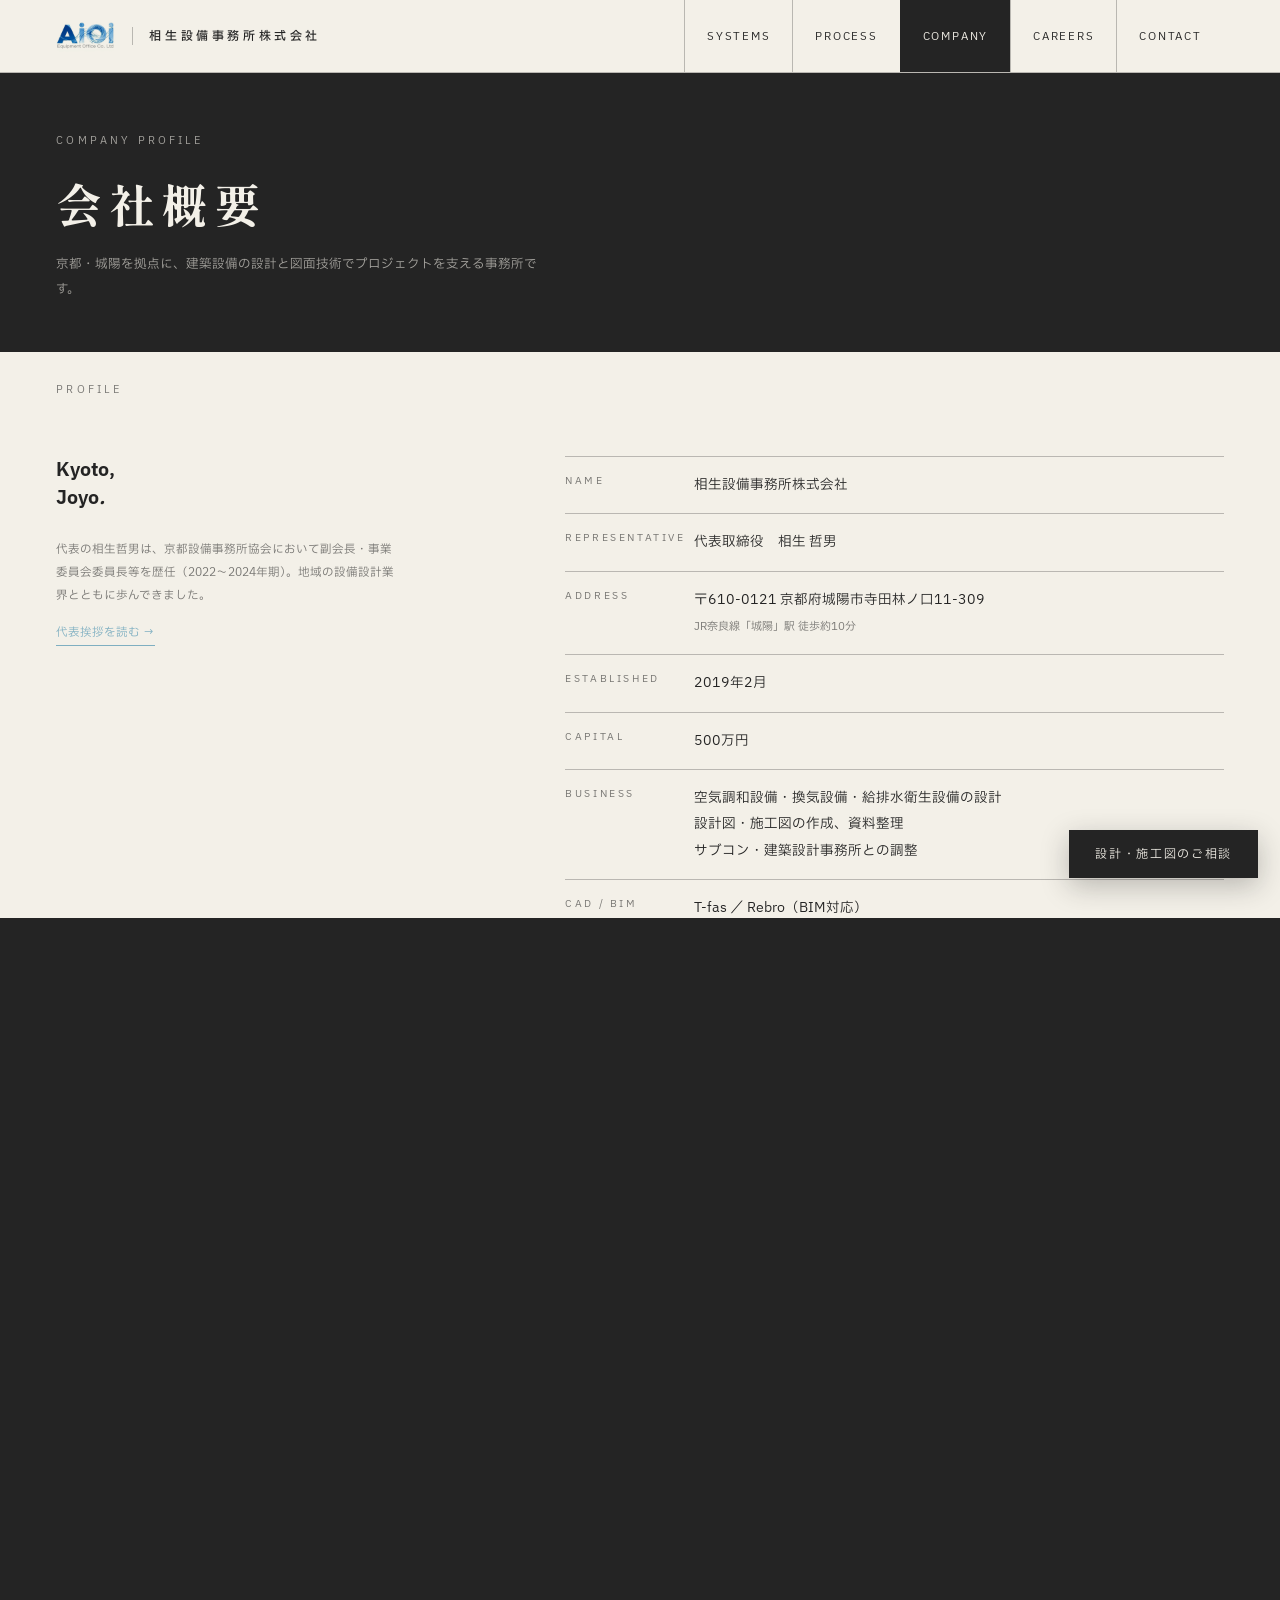
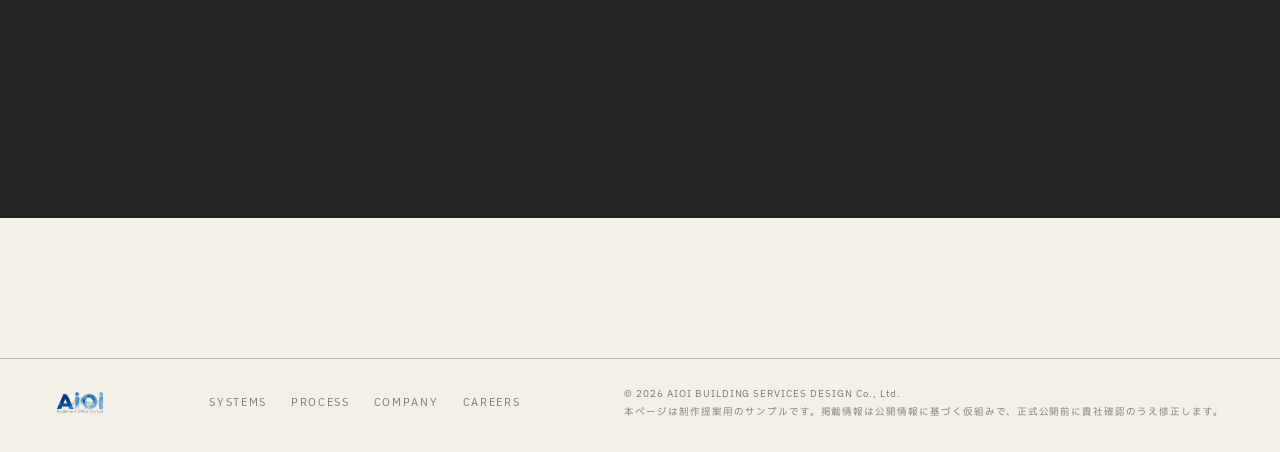
<file: company.html>
<!DOCTYPE html>
<html lang="ja">
<head>
<meta charset="UTF-8">
<meta name="viewport" content="width=device-width, initial-scale=1.0">
<title>会社概要｜相生設備事務所株式会社（京都・城陽）</title>
<meta name="description" content="相生設備事務所株式会社の会社概要・あゆみ・アクセス。空調・換気・給排水衛生設備の設計、設計図・施工図の作成。京都府城陽市、JR奈良線 城陽駅 徒歩約10分。">
<link rel="preconnect" href="https://fonts.googleapis.com">
<link rel="preconnect" href="https://fonts.gstatic.com" crossorigin>
<link href="https://fonts.googleapis.com/css2?family=IBM+Plex+Sans+JP:wght@300;400;500;600;700&family=Shippori+Mincho+B1:wght@700;800&display=swap" rel="stylesheet">
<link rel="icon" href="data:image/svg+xml,%3Csvg xmlns=%27http://www.w3.org/2000/svg%27 viewBox=%270 0 32 32%27%3E%3Crect width=%2732%27 height=%2732%27 fill=%27%23242424%27/%3E%3Ctext x=%2716%27 y=%2722%27 font-family=%27Arial Black%27 font-size=%2716%27 font-weight=%27900%27 fill=%27%23f3f0e8%27 text-anchor=%27middle%27%3EA%3C/text%3E%3C/svg%3E">
<link rel="stylesheet" href="assets/css/style.css">
</head>
<body>

<a class="float-cta" href="contact.html">設計・施工図のご相談</a>

<header class="site-header">
  <a class="brand" href="index.html">
    <img class="brand__logo" src="assets/img/logo-s.png" alt="AIOI 相生設備事務所">
    <span class="brand__jp">相生設備事務所株式会社</span>
  </a>
  <nav class="gnav">
    <a href="index.html#systems">SYSTEMS</a>
    <a href="index.html#process">PROCESS</a>
    <a href="company.html" style="background:var(--graphite);color:var(--paper)">COMPANY</a>
    <a href="recruit.html">CAREERS</a>
    <a href="contact.html">CONTACT</a>
  </nav>
  <button class="burger" aria-label="メニュー"><span></span><span></span><span></span></button>
</header>

<!-- ============ ページヘッダー ============ -->
<section class="page-hero">
  <span class="lbl">Company profile</span>
  <h1>会社概要</h1>
  <p>京都・城陽を拠点に、建築設備の設計と図面技術でプロジェクトを支える事務所です。</p>
</section>

<!-- ============ 概要テーブル ============ -->
<section class="sec">
  <div class="sec__head">
    <span class="lbl">Profile</span>
  </div>
  <div class="company__cols" style="padding-top:clamp(30px,4.5vh,52px)">
    <div>
      <h3>Kyoto,<br>Joyo<i>.</i></h3>
      <p class="company__note">代表の相生哲男は、京都設備事務所協会において副会長・事業委員会委員長等を歴任（2022〜2024年期）。地域の設備設計業界とともに歩んできました。</p>
      <p class="company__note" style="margin-top:14px"><a href="message.html" class="tx-link">代表挨拶を読む →</a></p>
    </div>
    <table class="ctable">
      <tr><th>Name</th><td>相生設備事務所株式会社</td></tr>
      <tr><th>Representative</th><td>代表取締役　相生 哲男</td></tr>
      <tr><th>Address</th><td>〒610-0121 京都府城陽市寺田林ノ口11-309<br><small>JR奈良線「城陽」駅 徒歩約10分</small></td></tr>
      <tr><th>Established</th><td>2019年2月</td></tr>
      <tr><th>Capital</th><td>500万円</td></tr>
      <tr><th>Business</th><td>空気調和設備・換気設備・給排水衛生設備の設計<br>設計図・施工図の作成、資料整理<br>サブコン・建築設計事務所との調整</td></tr>
      <tr><th>CAD / BIM</th><td>T-fas ／ Rebro（BIM対応）</td></tr>
      <tr><th>Tel / Fax</th><td>TEL 0774-56-6440 ／ FAX 0774-54-3444</td></tr>
    </table>
  </div>
</section>

<!-- ============ あゆみ ============ -->
<section class="sec">
  <div class="sec__head">
    <span class="lbl">History</span>
  </div>
  <div class="history">
    <div><b>2019.02</b><span>相生設備事務所株式会社 設立（京都府城陽市）</span></div>
    <div><b>2022 – 2024</b><span>代表・相生哲男が京都設備事務所協会 副会長・事業委員会委員長等を歴任</span></div>
  </div>
  <p class="yoko__note">※ 法人化以前からのあゆみは、正式公開前に貴社確認のうえ追記します。</p>
</section>

<!-- ============ アクセス ============ -->
<section class="sec">
  <div class="sec__head">
    <span class="lbl">Access</span>
  </div>
  <div class="access">
    <div>
      <h3 class="access__ttl">京都府城陽市<br>寺田林ノ口11-309</h3>
      <div class="pos__list">
        <div><b>RAIL</b><span>JR奈良線「城陽」駅から徒歩約10分</span></div>
        <div><b>CAR</b><span>車・バイク通勤可（採用情報参照）</span></div>
        <div><b>TEL</b><span>0774-56-6440（受付 8:45–17:45 土日祝を除く）</span></div>
      </div>
    </div>
    <div class="access__map">
      <iframe src="https://www.google.com/maps?q=%E4%BA%AC%E9%83%BD%E5%BA%9C%E5%9F%8E%E9%99%BD%E5%B8%82%E5%AF%BA%E7%94%B0%E6%9E%97%E3%83%8E%E5%8F%A311-309&output=embed" loading="lazy" title="相生設備事務所株式会社 地図" referrerpolicy="no-referrer-when-downgrade"></iframe>
    </div>
  </div>
</section>

<footer class="site-footer">
  <img class="brand__logo brand__logo--ft" src="assets/img/logo-s.png" alt="AIOI" loading="lazy">
  <nav>
    <a href="index.html#systems">SYSTEMS</a>
    <a href="index.html#process">PROCESS</a>
    <a href="company.html">COMPANY</a>
    <a href="recruit.html">CAREERS</a>
  </nav>
  <p class="copy">© 2026 AIOI BUILDING SERVICES DESIGN Co., Ltd.<br>本ページは制作提案用のサンプルです。掲載情報は公開情報に基づく仮組みで、正式公開前に貴社確認のうえ修正します。</p>
</footer>

<script src="assets/js/main.js" defer></script>
</body>
</html>
</file>
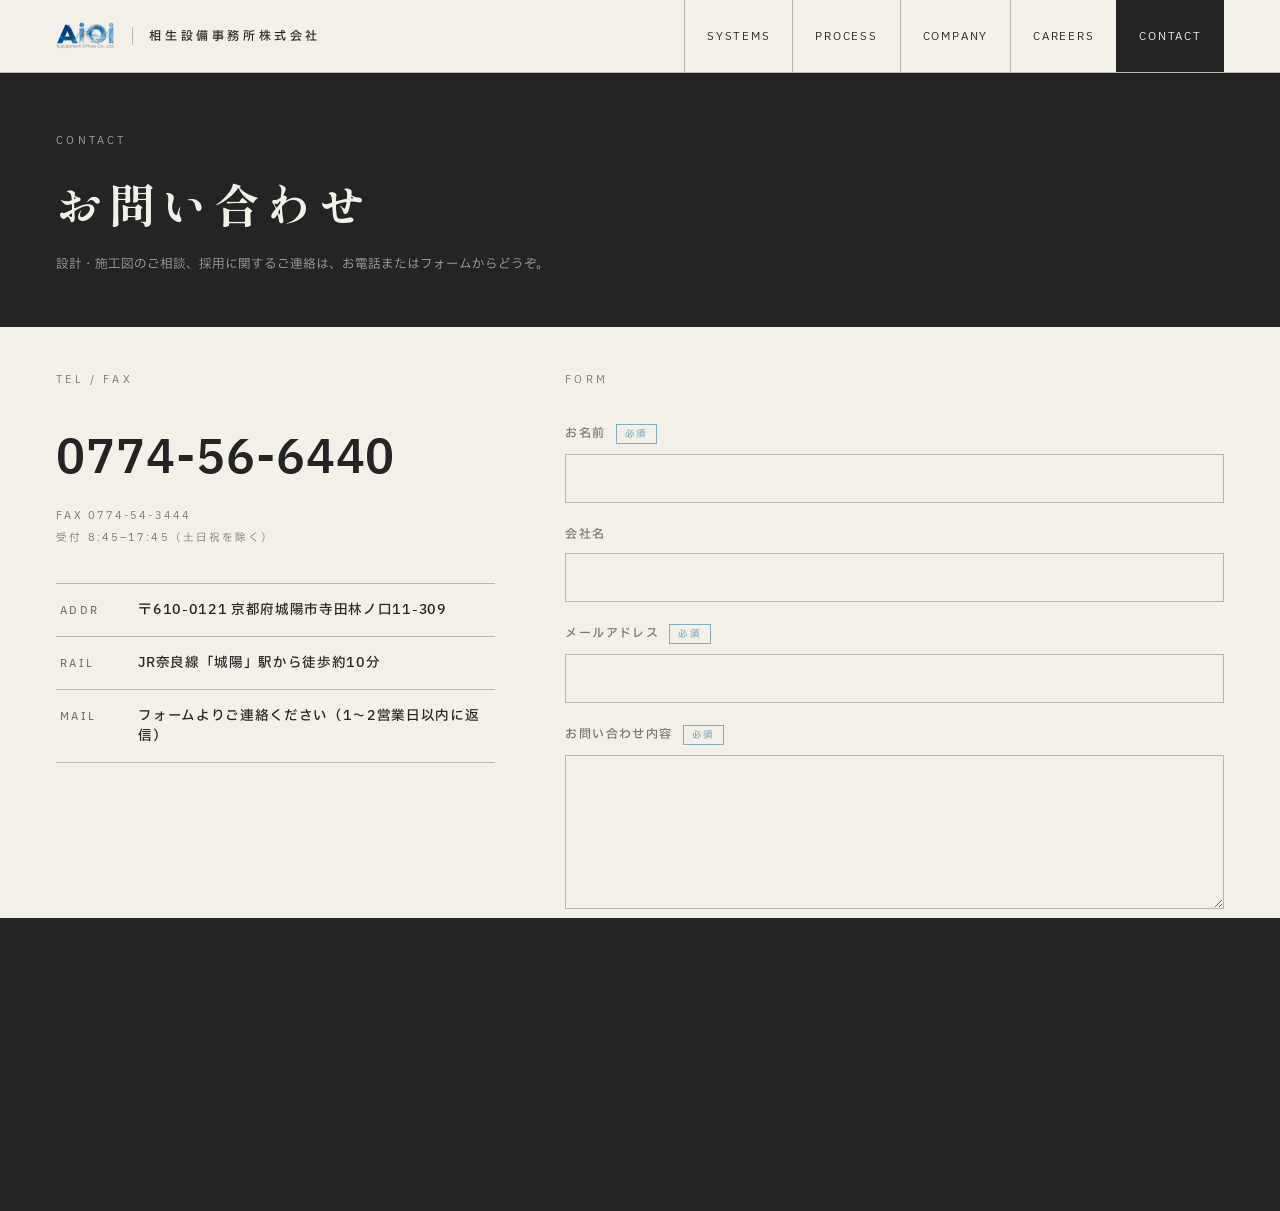
<file: contact.html>
<!DOCTYPE html>
<html lang="ja">
<head>
<meta charset="UTF-8">
<meta name="viewport" content="width=device-width, initial-scale=1.0">
<title>お問い合わせ｜相生設備事務所株式会社（京都・城陽）</title>
<meta name="description" content="相生設備事務所株式会社へのお問い合わせ。設計・施工図のご相談、採用に関するご連絡はこちらから。TEL 0774-56-6440（受付 8:45–17:45 土日祝を除く）。">
<link rel="preconnect" href="https://fonts.googleapis.com">
<link rel="preconnect" href="https://fonts.gstatic.com" crossorigin>
<link href="https://fonts.googleapis.com/css2?family=IBM+Plex+Sans+JP:wght@300;400;500;600;700&family=Shippori+Mincho+B1:wght@700;800&display=swap" rel="stylesheet">
<link rel="icon" href="data:image/svg+xml,%3Csvg xmlns=%27http://www.w3.org/2000/svg%27 viewBox=%270 0 32 32%27%3E%3Crect width=%2732%27 height=%2732%27 fill=%27%23242424%27/%3E%3Ctext x=%2716%27 y=%2722%27 font-family=%27Arial Black%27 font-size=%2716%27 font-weight=%27900%27 fill=%27%23f3f0e8%27 text-anchor=%27middle%27%3EA%3C/text%3E%3C/svg%3E">
<link rel="stylesheet" href="assets/css/style.css">
</head>
<body>

<header class="site-header">
  <a class="brand" href="index.html">
    <img class="brand__logo" src="assets/img/logo-s.png" alt="AIOI 相生設備事務所">
    <span class="brand__jp">相生設備事務所株式会社</span>
  </a>
  <nav class="gnav">
    <a href="index.html#systems">SYSTEMS</a>
    <a href="index.html#process">PROCESS</a>
    <a href="company.html">COMPANY</a>
    <a href="recruit.html">CAREERS</a>
    <a href="contact.html" style="background:var(--graphite);color:var(--paper)">CONTACT</a>
  </nav>
  <button class="burger" aria-label="メニュー"><span></span><span></span><span></span></button>
</header>

<!-- ============ ページヘッダー ============ -->
<section class="page-hero">
  <span class="lbl">Contact</span>
  <h1>お問い合わせ</h1>
  <p>設計・施工図のご相談、採用に関するご連絡は、お電話またはフォームからどうぞ。</p>
</section>

<!-- ============ 連絡先 + フォーム ============ -->
<section class="sec contact">
  <div class="cgrid">
    <div>
      <div class="sec__head" style="padding-top:0">
        <span class="lbl">Tel / Fax</span>
      </div>
      <p class="tel en" style="margin-top:18px">0774-56-6440</p>
      <p class="tel-sub">FAX 0774-54-3444<br>受付 8:45–17:45（土日祝を除く）</p>
      <div class="pos__list" style="margin-top:34px">
        <div><b>ADDR</b><span>〒610-0121 京都府城陽市寺田林ノ口11-309</span></div>
        <div><b>RAIL</b><span>JR奈良線「城陽」駅から徒歩約10分</span></div>
        <div><b>MAIL</b><span>フォームよりご連絡ください（1〜2営業日以内に返信）</span></div>
      </div>
    </div>
    <div>
      <div class="sec__head" style="padding-top:0">
        <span class="lbl">Form</span>
      </div>
      <form class="cform" novalidate>
        <label>お名前<span class="req">必須</span>
          <input type="text" name="name" autocomplete="name" required>
        </label>
        <label>会社名
          <input type="text" name="company" autocomplete="organization">
        </label>
        <label>メールアドレス<span class="req">必須</span>
          <input type="email" name="email" autocomplete="email" required>
        </label>
        <label>お問い合わせ内容<span class="req">必須</span>
          <textarea name="body" rows="6" required></textarea>
        </label>
        <button type="submit">送信する</button>
        <p class="cform__note" hidden>※ 本ページは制作提案用のサンプルのため、送信機能は接続されていません。正式公開時に接続します。</p>
      </form>
    </div>
  </div>
</section>

<footer class="site-footer">
  <img class="brand__logo brand__logo--ft" src="assets/img/logo-s.png" alt="AIOI" loading="lazy">
  <nav>
    <a href="index.html#systems">SYSTEMS</a>
    <a href="index.html#process">PROCESS</a>
    <a href="company.html">COMPANY</a>
    <a href="recruit.html">CAREERS</a>
  </nav>
  <p class="copy">© 2026 AIOI BUILDING SERVICES DESIGN Co., Ltd.<br>本ページは制作提案用のサンプルです。掲載情報は公開情報に基づく仮組みで、正式公開前に貴社確認のうえ修正します。</p>
</footer>

<script src="assets/js/main.js" defer></script>
<script>
  /* サンプルのため送信はせず注記を表示（正式公開時にフォームバックエンドへ接続） */
  document.querySelector('.cform').addEventListener('submit', function (e) {
    e.preventDefault();
    this.querySelector('.cform__note').hidden = false;
  });
</script>
</body>
</html>
</file>
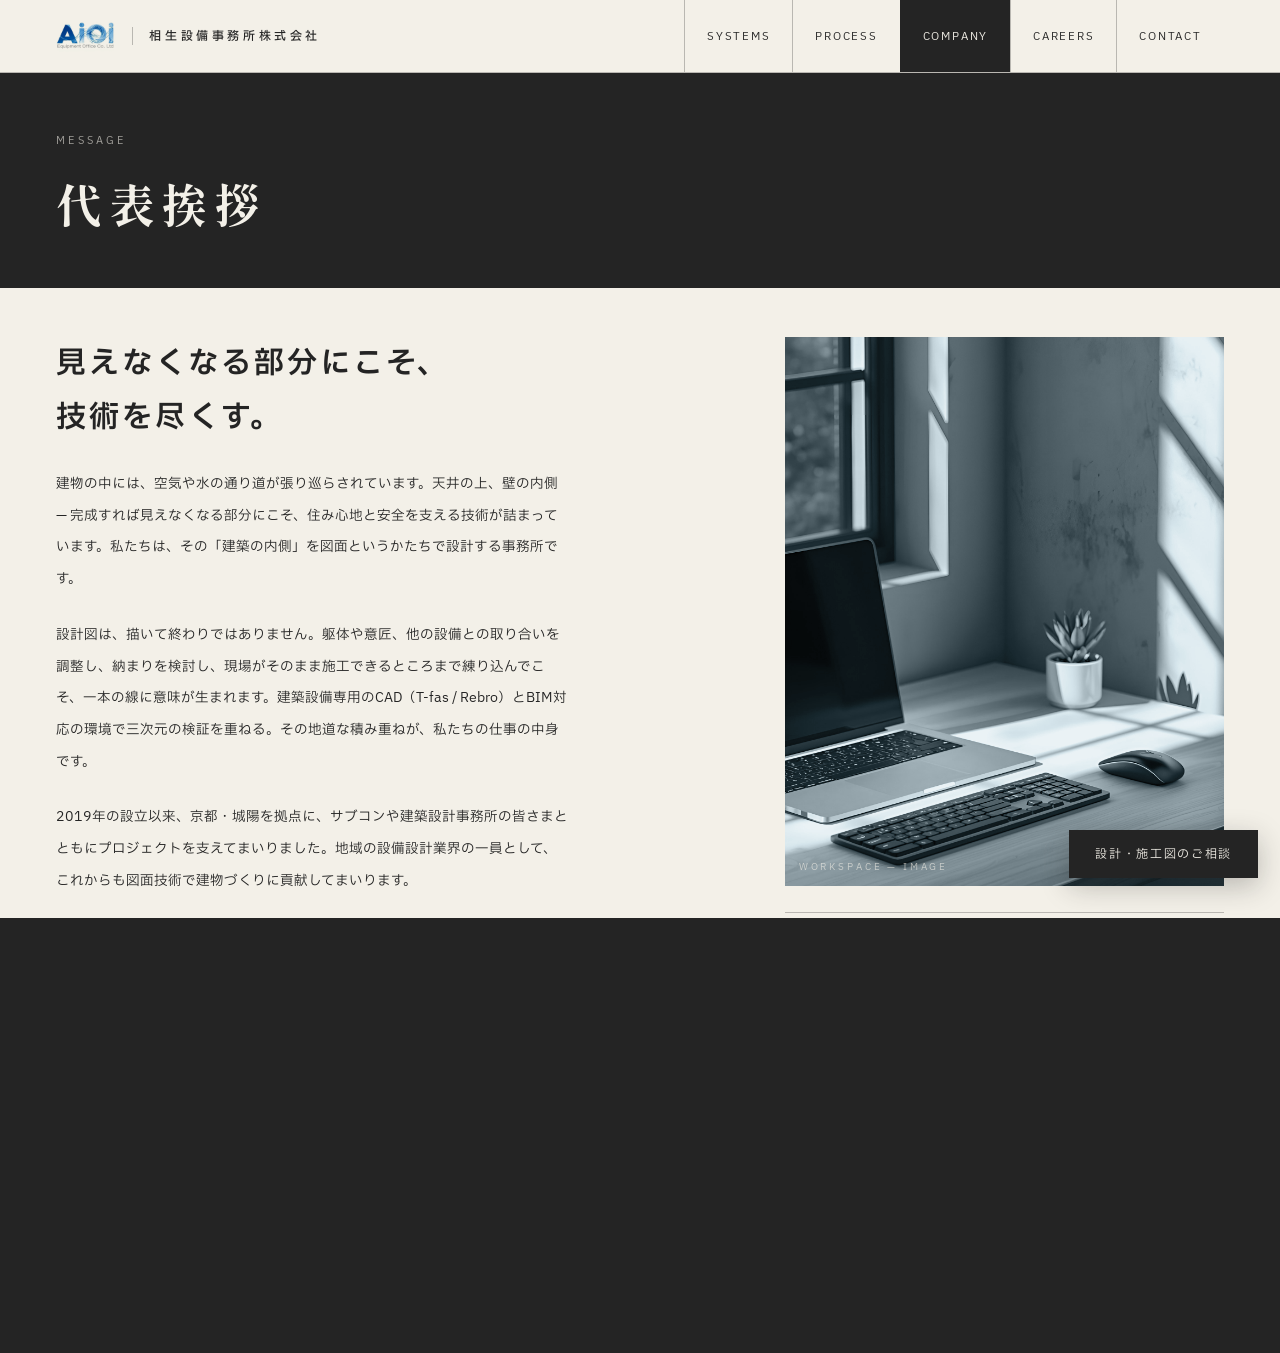
<file: message.html>
<!DOCTYPE html>
<html lang="ja">
<head>
<meta charset="UTF-8">
<meta name="viewport" content="width=device-width, initial-scale=1.0">
<title>代表挨拶｜相生設備事務所株式会社（京都・城陽）</title>
<meta name="description" content="相生設備事務所株式会社 代表取締役 相生哲男よりご挨拶。建築の内側 — 空調・換気・給排水衛生の設計と図面技術で、建物づくりを支えます。">
<link rel="preconnect" href="https://fonts.googleapis.com">
<link rel="preconnect" href="https://fonts.gstatic.com" crossorigin>
<link href="https://fonts.googleapis.com/css2?family=IBM+Plex+Sans+JP:wght@300;400;500;600;700&family=Shippori+Mincho+B1:wght@700;800&display=swap" rel="stylesheet">
<link rel="icon" href="data:image/svg+xml,%3Csvg xmlns=%27http://www.w3.org/2000/svg%27 viewBox=%270 0 32 32%27%3E%3Crect width=%2732%27 height=%2732%27 fill=%27%23242424%27/%3E%3Ctext x=%2716%27 y=%2722%27 font-family=%27Arial Black%27 font-size=%2716%27 font-weight=%27900%27 fill=%27%23f3f0e8%27 text-anchor=%27middle%27%3EA%3C/text%3E%3C/svg%3E">
<link rel="stylesheet" href="assets/css/style.css">
</head>
<body>

<a class="float-cta" href="contact.html">設計・施工図のご相談</a>

<header class="site-header">
  <a class="brand" href="index.html">
    <img class="brand__logo" src="assets/img/logo-s.png" alt="AIOI 相生設備事務所">
    <span class="brand__jp">相生設備事務所株式会社</span>
  </a>
  <nav class="gnav">
    <a href="index.html#systems">SYSTEMS</a>
    <a href="index.html#process">PROCESS</a>
    <a href="company.html" style="background:var(--graphite);color:var(--paper)">COMPANY</a>
    <a href="recruit.html">CAREERS</a>
    <a href="contact.html">CONTACT</a>
  </nav>
  <button class="burger" aria-label="メニュー"><span></span><span></span><span></span></button>
</header>

<!-- ============ ページヘッダー ============ -->
<section class="page-hero">
  <span class="lbl">Message</span>
  <h1>代表挨拶</h1>
</section>

<!-- ============ 挨拶本文 ============ -->
<section class="sec">
  <div class="msg">
    <div class="msg__body">
      <h2>見えなくなる部分にこそ、<br>技術を尽くす。</h2>
      <p>建物の中には、空気や水の通り道が張り巡らされています。天井の上、壁の内側 — 完成すれば見えなくなる部分にこそ、住み心地と安全を支える技術が詰まっています。私たちは、その「建築の内側」を図面というかたちで設計する事務所です。</p>
      <p>設計図は、描いて終わりではありません。躯体や意匠、他の設備との取り合いを調整し、納まりを検討し、現場がそのまま施工できるところまで練り込んでこそ、一本の線に意味が生まれます。建築設備専用のCAD（T-fas / Rebro）とBIM対応の環境で三次元の検証を重ねる。その地道な積み重ねが、私たちの仕事の中身です。</p>
      <p>2019年の設立以来、京都・城陽を拠点に、サブコンや建築設計事務所の皆さまとともにプロジェクトを支えてまいりました。地域の設備設計業界の一員として、これからも図面技術で建物づくりに貢献してまいります。</p>
      <p>今後とも、変わらぬご指導ご鞭撻のほど、よろしくお願い申し上げます。</p>
      <div class="msg__sign">
        <span class="lbl">Representative</span>
        <b>代表取締役　相生 哲男</b>
      </div>
    </div>
    <div class="msg__side">
      <figure class="duo">
        <img src="assets/img/window-desk.jpg" alt="" loading="lazy">
        <figcaption class="lbl">Workspace — image</figcaption>
      </figure>
      <div class="msg__profile">
        <span class="lbl">Profile</span>
        <p>京都設備事務所協会において、副会長・事業委員会委員長等を歴任（2022〜2024年期）。地域の設備設計業界とともに歩む。</p>
      </div>
    </div>
  </div>
</section>

<!-- ============ 会社概要への導線 ============ -->
<section class="sec" style="padding-bottom:clamp(50px,7vh,80px)">
  <div class="contact__inner" style="padding-top:0">
    <h3 style="font-weight:600; font-size:clamp(20px,2.2vw,28px); letter-spacing:.12em; line-height:1.7">会社概要・アクセスは<br>こちらから。</h3>
    <div class="hero__links" style="margin:0; padding:0; opacity:1; animation:none">
      <a href="company.html" style="border-bottom:1px solid var(--graphite)">会社概要へ →</a>
    </div>
  </div>
</section>

<footer class="site-footer">
  <img class="brand__logo brand__logo--ft" src="assets/img/logo-s.png" alt="AIOI" loading="lazy">
  <nav>
    <a href="index.html#systems">SYSTEMS</a>
    <a href="index.html#process">PROCESS</a>
    <a href="company.html">COMPANY</a>
    <a href="recruit.html">CAREERS</a>
  </nav>
  <p class="copy">© 2026 AIOI BUILDING SERVICES DESIGN Co., Ltd.<br>本ページは制作提案用のサンプルです。掲載情報は公開情報に基づく仮組みで、正式公開前に貴社確認のうえ修正します。</p>
</footer>

<script src="assets/js/main.js" defer></script>
</body>
</html>
</file>
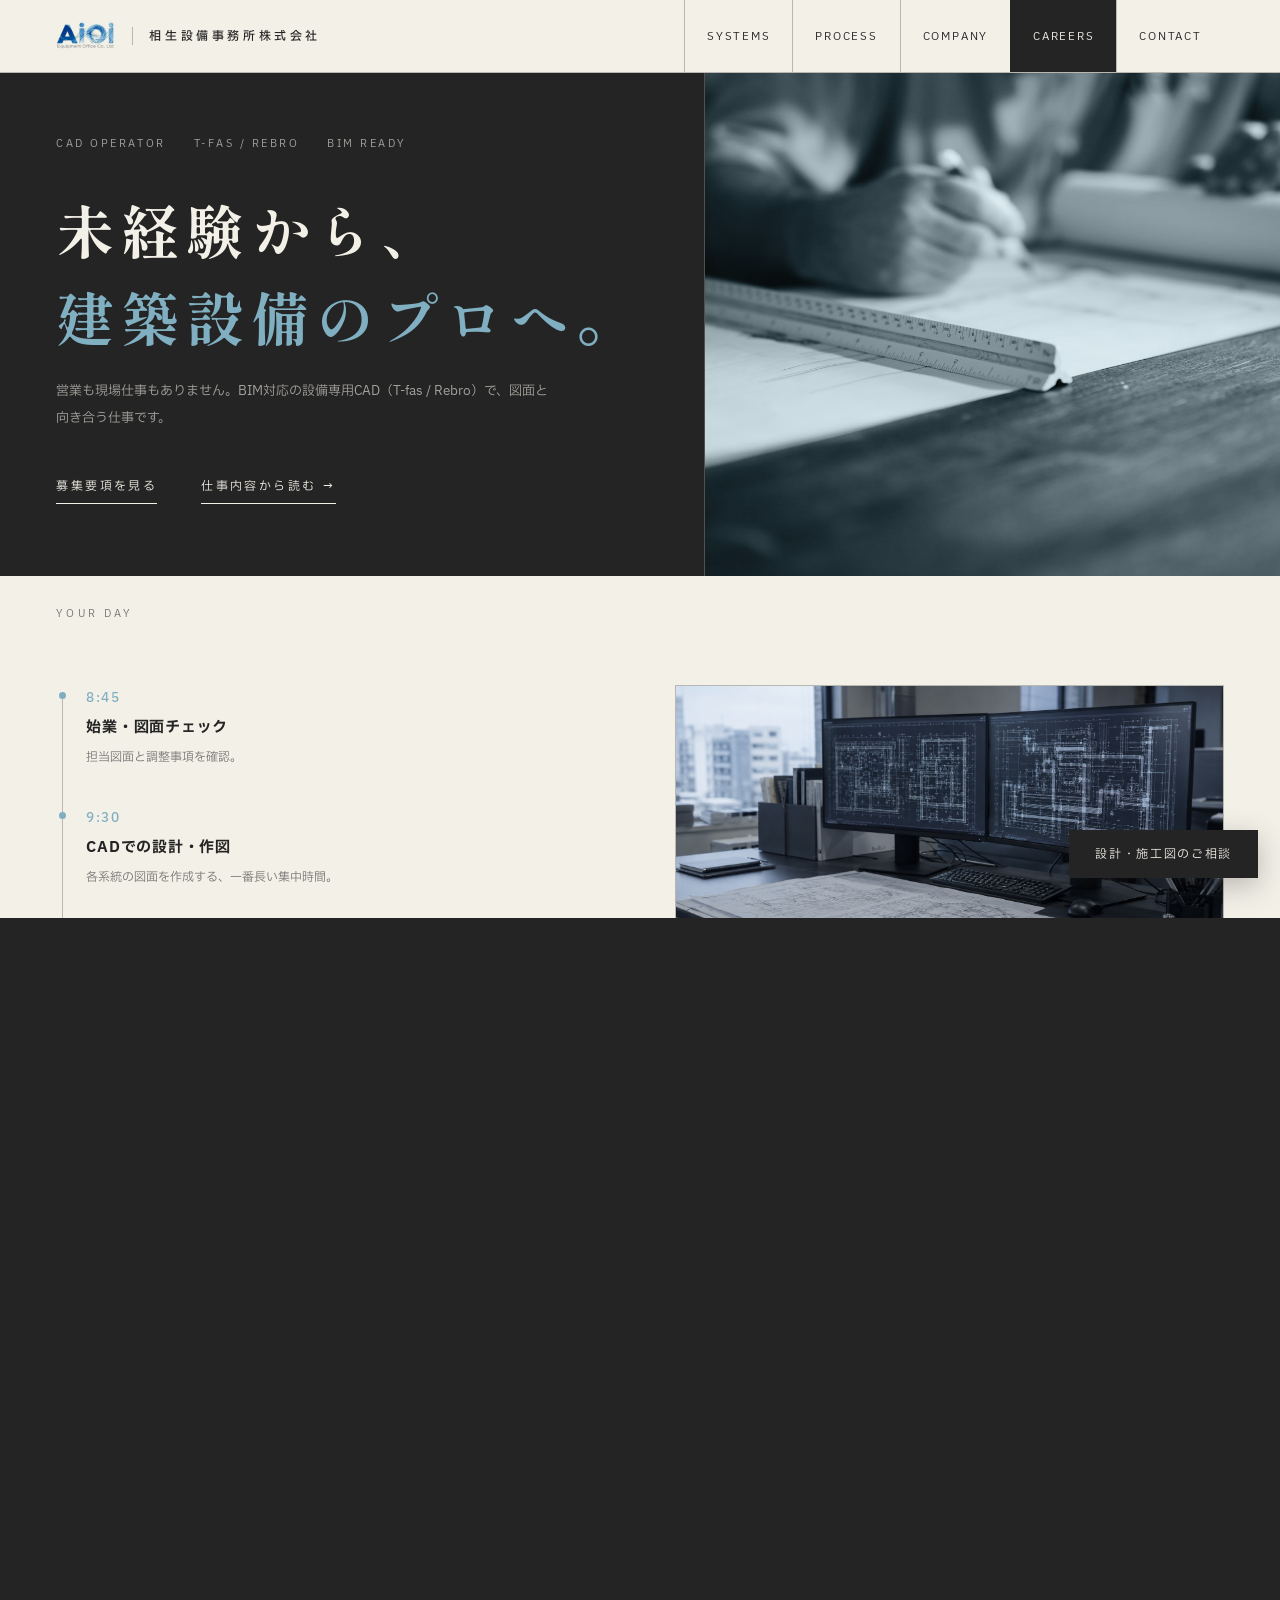
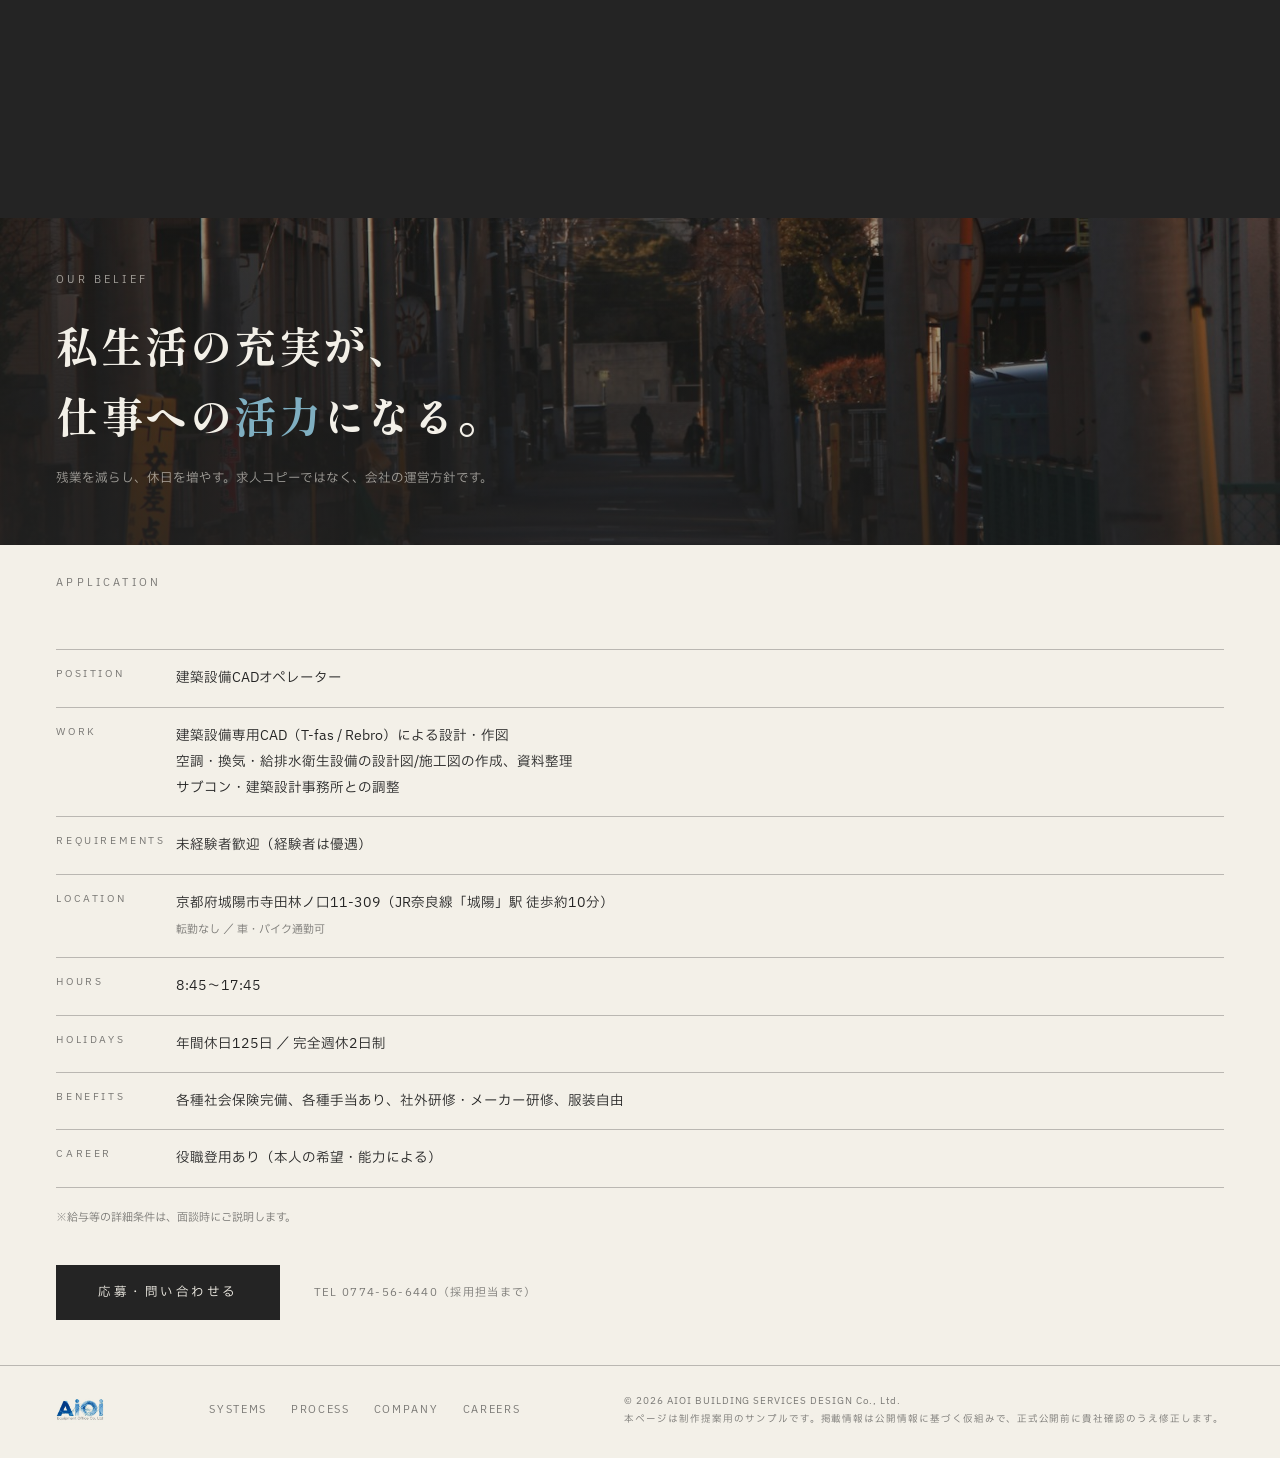
<file: recruit.html>
<!DOCTYPE html>
<html lang="ja">
<head>
<meta charset="UTF-8">
<meta name="viewport" content="width=device-width, initial-scale=1.0">
<title>採用情報｜建築設備CADオペレーター募集 — 相生設備事務所株式会社</title>
<meta name="description" content="未経験から建築設備のプロへ。BIM対応の建築設備専用CAD（T-fas / Rebro）で図面と向き合うCADオペレーターを募集。年間休日125日・完全週休2日・転勤なし。京都・城陽。">
<link rel="preconnect" href="https://fonts.googleapis.com">
<link rel="preconnect" href="https://fonts.gstatic.com" crossorigin>
<link href="https://fonts.googleapis.com/css2?family=IBM+Plex+Sans+JP:wght@300;400;500;600;700&family=Shippori+Mincho+B1:wght@700;800&display=swap" rel="stylesheet">
<link rel="icon" href="data:image/svg+xml,%3Csvg xmlns=%27http://www.w3.org/2000/svg%27 viewBox=%270 0 32 32%27%3E%3Crect width=%2732%27 height=%2732%27 fill=%27%23242424%27/%3E%3Ctext x=%2716%27 y=%2722%27 font-family=%27Arial Black%27 font-size=%2716%27 font-weight=%27900%27 fill=%27%23f3f0e8%27 text-anchor=%27middle%27%3EA%3C/text%3E%3C/svg%3E">
<link rel="stylesheet" href="assets/css/style.css">
</head>
<body>

<a class="float-cta" href="contact.html">設計・施工図のご相談</a>

<header class="site-header">
  <a class="brand" href="index.html">
    <img class="brand__logo" src="assets/img/logo-s.png" alt="AIOI 相生設備事務所">
    <span class="brand__jp">相生設備事務所株式会社</span>
  </a>
  <nav class="gnav">
    <a href="index.html#systems">SYSTEMS</a>
    <a href="index.html#process">PROCESS</a>
    <a href="company.html">COMPANY</a>
    <a href="recruit.html" style="background:var(--graphite);color:var(--paper)">CAREERS</a>
    <a href="contact.html">CONTACT</a>
  </nav>
  <button class="burger" aria-label="メニュー"><span></span><span></span><span></span></button>
</header>

<!-- ============ 採用FV ============ -->
<section class="r-hero">
  <div class="r-hero__copy">
    <div class="hero__meta">
      <span>CAD OPERATOR</span><span>T-FAS / REBRO</span><span>BIM READY</span>
    </div>
    <h1>
      <span class="line"><span>未経験から、</span></span>
      <span class="line"><span><i>建築設備のプロへ。</i></span></span>
    </h1>
    <p class="desc">営業も現場仕事もありません。BIM対応の設備専用CAD（T-fas / Rebro）で、図面と向き合う仕事です。</p>
    <div class="hero__links">
      <a href="#yoko">募集要項を見る</a>
      <a href="#work">仕事内容から読む →</a>
    </div>
  </div>
  <figure class="r-hero__ph duo">
    <img src="assets/img/drafting-hands.jpg" alt="定規とペンで図面を引く手元">
  </figure>
</section>

<!-- ============ 仕事内容 ============ -->
<section class="sec" id="work">
  <div class="sec__head">
    <span class="lbl">Your day</span>
  </div>
  <div class="day">
    <div class="dayline">
      <div class="day-item">
        <time>8:45</time>
        <h4>始業・図面チェック</h4>
        <p>担当図面と調整事項を確認。</p>
      </div>
      <div class="day-item">
        <time>9:30</time>
        <h4>CADでの設計・作図</h4>
        <p>各系統の図面を作成する、一番長い集中時間。</p>
      </div>
      <div class="day-item">
        <time>14:00</time>
        <h4>取り合いの調整</h4>
        <p>建築・他設備との納まりを図面に反映。</p>
      </div>
      <div class="day-item">
        <time>16:30</time>
        <h4>資料整理・明日の準備</h4>
      </div>
      <div class="day-item">
        <time>17:45</time>
        <h4>終業</h4>
        <p>プライベートの時間へ。</p>
      </div>
    </div>
    <figure class="photo">
      <img src="assets/img/cad-desk.jpg" alt="デュアルモニターに設備図面を表示したCADワークステーション" loading="lazy">
      <figcaption>YOUR WORKSPACE — デスクが主戦場。</figcaption>
    </figure>
  </div>
</section>

<!-- ============ 環境・研修 ============ -->
<section class="sec">
  <div class="sec__head">
    <span class="lbl">Environment</span>
  </div>
  <div class="envrow"><b>ED-1</b><h4>未経験からの採用</h4><p>図面の読み方から始められる育成体制。</p></div>
  <div class="envrow"><b>ED-2</b><h4>社外研修・メーカー研修</h4><p>社内OJTに加えて外部研修も活用。</p></div>
    <div class="envrow"><b>CA-1</b><h4>役職への道</h4><p>希望と能力次第で役職登用あり。</p></div>
  <div class="envrow"><b>WE-1</b><h4>各種社会保険・手当</h4><p>社会保険完備・各種手当あり。</p></div>
  </section>

<!-- ============ BELIEF BAND（詩的コピーはここだけ） ============ -->
<section class="band band--desk">
  <div class="band__inner">
    <span class="lbl">Our belief</span>
    <h2>私生活の充実が、<br>仕事への<i>活力</i>になる。</h2>
    <p>残業を減らし、休日を増やす。求人コピーではなく、会社の運営方針です。</p>
  </div>
</section>

<!-- ============ 募集要項 ============ -->
<section class="sec yoko" id="yoko">
  <div class="sec__head">
    <span class="lbl">Application</span>
  </div>
  <table class="ctable">
    <tr><th>Position</th><td>建築設備CADオペレーター</td></tr>
    <tr><th>Work</th><td>建築設備専用CAD（T-fas / Rebro）による設計・作図<br>空調・換気・給排水衛生設備の設計図/施工図の作成、資料整理<br>サブコン・建築設計事務所との調整</td></tr>
    <tr><th>Requirements</th><td>未経験者歓迎（経験者は優遇）</td></tr>
    <tr><th>Location</th><td>京都府城陽市寺田林ノ口11-309（JR奈良線「城陽」駅 徒歩約10分）<br><small>転勤なし ／ 車・バイク通勤可</small></td></tr>
    <tr><th>Hours</th><td>8:45〜17:45</td></tr>
    <tr><th>Holidays</th><td>年間休日125日 ／ 完全週休2日制</td></tr>
    <tr><th>Benefits</th><td>各種社会保険完備、各種手当あり、社外研修・メーカー研修、服装自由</td></tr>
    <tr><th>Career</th><td>役職登用あり（本人の希望・能力による）</td></tr>
  </table>
  <p class="yoko__note">※給与等の詳細条件は、面談時にご説明します。</p>
  <div class="yoko__cta">
    <a href="contact.html">応募・問い合わせる</a>
    <span>TEL 0774-56-6440（採用担当まで）</span>
  </div>
</section>

<footer class="site-footer">
  <img class="brand__logo brand__logo--ft" src="assets/img/logo-s.png" alt="AIOI" loading="lazy">
  <nav>
    <a href="index.html#systems">SYSTEMS</a>
    <a href="index.html#process">PROCESS</a>
    <a href="company.html">COMPANY</a>
    <a href="recruit.html">CAREERS</a>
  </nav>
  <p class="copy">© 2026 AIOI BUILDING SERVICES DESIGN Co., Ltd.<br>本ページは制作提案用のサンプルです。掲載情報は公開情報に基づく仮組みで、正式公開前に貴社確認のうえ修正します。</p>
</footer>

<script src="assets/js/main.js" defer></script>
</body>
</html>
</file>
<file: assets/css/style.css>
/* =========================================================
   相生設備事務所株式会社 — v2 デザインシステム
   方向: Japanese Engineering × Swiss Editorial × BIM Visualization
   3色制約: Graphite / Warm White / Steel Blue（装飾色の追加禁止）
   詳細: .website-workflow/DESIGN_DIRECTION.md
   ========================================================= */
:root{
  --graphite:#242424;
  --paper:#f3f0e8;
  --steel:#7fafc1;
  --ink-60:rgba(36,36,36,.6);
  --ink-30:rgba(36,36,36,.28);
  --paper-60:rgba(243,240,232,.62);
  --paper-25:rgba(243,240,232,.22);
  --hair:1px solid var(--ink-30);
  --hair-dark:1px solid var(--paper-25);
  --pad:clamp(24px,4.4vw,64px);
  --sans:'IBM Plex Sans JP',sans-serif;
  --min:'Shippori Mincho B1',serif;
}
*{margin:0;padding:0;box-sizing:border-box}
html{scroll-behavior:smooth}
body{
  font-family:var(--sans);
  background:var(--paper); color:var(--graphite);
  -webkit-font-smoothing:antialiased;
}
a{text-decoration:none; color:inherit}
img{max-width:100%; display:block}
.en{font-family:var(--sans)}
.mono{font-family:var(--sans)}
.min{font-family:var(--min)}

/* マイクロラベル（無機質・等幅） */
.lbl{
  font-family:var(--sans);
  font-size:10.5px; letter-spacing:.3em; text-transform:uppercase;
  color:var(--ink-60);
}
.dark .lbl{color:var(--paper-60)}

/* =========================================================
   ヘッダー
   ========================================================= */
.site-header{
  position:sticky; top:0; z-index:60;
  background:var(--paper); border-bottom:var(--hair);
  display:flex; align-items:stretch; justify-content:space-between;
  padding:0 var(--pad);
}
.site-header .brand{
  display:flex; align-items:center; gap:16px; padding:20px 0;
}
.brand__mark{
  font-family:var(--sans); font-weight:700; font-size:17px; letter-spacing:.02em;
}
.brand__mark i{font-style:normal; color:var(--steel)}
.brand__jp{font-size:12px; font-weight:500; letter-spacing:.3em; border-left:var(--hair); padding-left:16px}
.gnav{display:flex; align-items:stretch}
.gnav a{
  display:flex; align-items:center; padding:0 22px;
  font-family:var(--sans); font-size:11px; letter-spacing:.16em;
  border-left:var(--hair);
  transition:background .25s,color .25s;
}
.gnav a:hover{background:var(--graphite); color:var(--paper)}
.burger{display:none}

/* =========================================================
   FV — 左巨大タイポ × 右BIMモデル
   ========================================================= */
.hero{
  background:var(--graphite); color:var(--paper);
  display:grid; grid-template-columns:minmax(0,53fr) minmax(0,47fr);
  min-height:min(92vh,860px); position:relative; overflow:hidden;
}
.hero__copy{
  padding:clamp(48px,7vh,84px) 0 40px var(--pad);
  display:flex; flex-direction:column; position:relative; z-index:2;
}
.hero__meta{display:flex; gap:28px; margin-bottom:auto}
.hero__meta span{font-family:var(--sans); font-size:10.5px; letter-spacing:.24em; color:var(--paper-60)}
.hero__title{
  font-family:var(--min); font-weight:700;
  font-size:clamp(36px,4.8vw,72px); line-height:1.42; letter-spacing:.14em;
  margin:18px 0 0;
}
.hero__title .line{display:block; overflow:hidden}
.hero__title .line>span{display:block; transform:translateY(112%); animation:lineUp 1s cubic-bezier(.16,.8,.24,1) forwards}
.hero__title .line:nth-child(1)>span{animation-delay:.15s}
.hero__title .line:nth-child(2)>span{animation-delay:.3s}
.hero__title .line:nth-child(3)>span{animation-delay:.45s}
.hero__title em{font-style:normal; color:var(--steel)}
.hero__desc{
  margin-top:20px; font-size:13px; line-height:2.1; color:var(--paper-60); max-width:34em;
  opacity:0; animation:rise .9s .95s cubic-bezier(.2,.6,.2,1) forwards;
}
.hero__links{
  margin-top:auto; padding-top:40px; display:flex; gap:44px;
  opacity:0; animation:rise .9s 1.1s cubic-bezier(.2,.6,.2,1) forwards;
}
.hero__links a{
  font-family:var(--sans); font-size:12px; letter-spacing:.2em;
  padding-bottom:8px; border-bottom:1px solid var(--paper);
  transition:color .25s,border-color .25s;
}
.hero__links a:hover{color:var(--steel); border-color:var(--steel)}
/* 右: BIMモデル */
.hero__model{
  position:relative; border-left:var(--hair-dark);
  display:flex; align-items:center; justify-content:center; overflow:hidden;
}
.hero__model img{
  width:112%; max-width:none; will-change:transform;
  transition:transform .25s ease-out;
}
.hero__model .cap{
  position:absolute; left:26px; bottom:22px;
  font-family:var(--sans); font-size:10px; letter-spacing:.26em;
  color:var(--paper-60); text-transform:uppercase;
}
/* レイヤーラベル（分解サイクル） */
.layers{
  position:absolute; right:26px; top:50%; transform:translateY(-50%);
  display:flex; flex-direction:column; gap:16px; text-align:right; z-index:3;
}
.layers span{
  font-family:var(--sans); font-size:10px; letter-spacing:.3em;
  color:var(--paper-25); transition:color .8s;
}
.layers span:nth-child(1){animation-delay:0s}
.layers span:nth-child(2){animation-delay:2s}
.layers span:nth-child(3){animation-delay:4s}
.layers span:nth-child(4){animation-delay:6s}
.layers span:nth-child(5){animation-delay:8s}
@keyframes layerOn{
  0%,18%{color:var(--steel)}
  22%,100%{color:var(--paper-25)}
}
@keyframes lineUp{to{transform:none}}
@keyframes rise{from{opacity:0; transform:translateY(24px)} to{opacity:1; transform:none}}

/* =========================================================
   マーキー（無機質データ帯）
   ========================================================= */
.marquee{
  border-bottom:var(--hair); overflow:hidden; white-space:nowrap;
  padding:16px 0; background:var(--paper);
}
.marquee__track{display:inline-block; animation:marq 36s linear infinite}
.marquee span{
  font-family:var(--sans); font-size:11.5px; letter-spacing:.3em;
  text-transform:uppercase; color:var(--ink-60); padding:0 34px;
}
.marquee i{font-style:normal; color:var(--steel)}
@keyframes marq{to{transform:translateX(-50%)}}

/* =========================================================
   セクション共通（編集レイアウト）
   ========================================================= */
.sec{padding:0 var(--pad)}
.sec__head{
  display:flex; justify-content:space-between; align-items:baseline;
  padding:30px 0 18px;
}

/* =========================================================
   SYSTEMS — カード廃止・巨大タイポ行
   ========================================================= */
.sysrow{
  display:grid; grid-template-columns:110px minmax(0,1fr) minmax(0,38%);
  gap:24px; align-items:baseline;
  padding:clamp(30px,4.5vh,52px) 0; border-bottom:var(--hair);
  position:relative; transition:background .3s,color .3s; cursor:default;
}
.sysrow .no{font-family:var(--sans); font-size:13px; letter-spacing:.14em; color:var(--ink-60); transition:color .3s}
.sysrow .name{min-width:0}
.sysrow .name b{
  display:block; font-family:var(--sans); font-weight:600;
  font-size:clamp(30px,4vw,58px); line-height:1.05; letter-spacing:.01em;
}
.sysrow .name > span{
  display:inline-block; margin-top:12px;
  font-family:var(--sans); font-weight:500; font-size:13.5px; letter-spacing:.3em;
}
.sysrow .desc{font-size:13px; line-height:2.05; color:var(--ink-60); transition:color .3s}
.sysrow:hover{background:var(--graphite); color:var(--paper)}
.sysrow:hover .no{color:var(--steel)}
.sysrow:hover .desc{color:var(--paper-60)}
/* hover時の系統線 */
.sysrow svg{
  position:absolute; right:calc(38% + 40px); top:50%; transform:translateY(-50%);
  width:180px; height:60px; opacity:0; transition:opacity .35s;
  pointer-events:none;
}
.sysrow:hover svg{opacity:1}
.sysrow svg path,.sysrow svg circle{fill:none; stroke:var(--steel); stroke-width:1.3}

/* =========================================================
   FACTS — 無機質データグリッド（黒帯）
   ========================================================= */
.facts{background:var(--graphite); color:var(--paper)}
.facts__grid{
  display:grid; grid-template-columns:repeat(4,1fr);
}
.fact{
  border-right:var(--hair-dark); padding:clamp(30px,4.5vh,50px) 26px clamp(34px,5vh,56px) 0;
  margin-right:26px;
}
.fact:last-child{border-right:none; margin-right:0}
.fact .k{font-family:var(--sans); font-size:10px; letter-spacing:.3em; text-transform:uppercase; color:var(--paper-60)}
.fact .v{
  margin-top:22px; font-family:var(--sans); font-weight:600;
  font-size:clamp(22px,2.2vw,32px); line-height:1.15; letter-spacing:0;
}
.fact .v i{font-style:normal; color:var(--steel)}
.fact .s{margin-top:12px; font-size:11.5px; line-height:1.9; color:var(--paper-60)}

/* =========================================================
   POSITION — 連携図（モノクロ罫線）
   ========================================================= */
.pos{padding-bottom:clamp(50px,7vh,90px)}
.pos__cols{display:grid; grid-template-columns:minmax(0,1fr) minmax(0,1fr); gap:70px; padding-top:clamp(34px,5vh,60px)}
.pos__text h3{
  font-family:var(--sans); font-weight:600;
  font-size:clamp(24px,2.4vw,34px); letter-spacing:.1em; line-height:1.7;
}
.pos__text p{margin-top:22px; font-size:13px; line-height:2.15; color:var(--ink-60); max-width:36em}
.pos__list{margin-top:34px}
.pos__list div{
  display:flex; gap:22px; align-items:baseline;
  border-top:var(--hair); padding:16px 4px;
}
.pos__list div:last-child{border-bottom:var(--hair)}
.pos__list b{font-family:var(--sans); font-weight:500; font-size:10.5px; letter-spacing:.2em; color:var(--ink-60); width:56px; flex:none}
.pos__list span{font-size:13.5px; font-weight:500; letter-spacing:.05em}
/* diagram */
.diagram{padding-top:8px}
.diagram__row{display:flex; align-items:center; justify-content:center}
.diagram__node{
  border:var(--hair); padding:15px 24px; white-space:nowrap;
  font-family:var(--sans); font-size:11px; letter-spacing:.14em; color:var(--ink-60);
}
.diagram__node--main{
  border:1.5px solid var(--graphite); color:var(--graphite);
  font-family:var(--sans); font-weight:600; font-size:15px; letter-spacing:.1em;
  padding:22px 30px;
}
.diagram__node--main small{
  display:block; font-family:var(--sans); font-weight:400; font-size:9px;
  letter-spacing:.24em; color:var(--steel); margin-top:8px; text-transform:uppercase;
}
.diagram__wire-v{width:1px; height:40px; background:var(--ink-30); margin:0 auto; position:relative}
.diagram__wire-h{flex:1; max-width:96px; height:1px; background:var(--ink-30); position:relative}
.diagram__wire-v::after,.diagram__wire-h::after{
  content:""; position:absolute; width:7px; height:7px; border-radius:50%; background:var(--steel);
}
.diagram__wire-v::after{left:-3px; bottom:-3.5px}
.diagram__wire-h::after{right:-3.5px; top:-3px}
.diagram__wire-h.rev::after{left:-3.5px; right:auto}

/* =========================================================
   PHOTO BAND — 詩的コピーはサイトでここ1箇所だけ
   ========================================================= */
.band{
  position:relative; min-height:520px; display:flex; align-items:flex-end;
  background:
    linear-gradient(15deg, rgba(36,36,36,.82) 0%, rgba(36,36,36,.35) 55%, rgba(36,36,36,.15) 100%),
    url('../img/school-gym.jpg') center/cover no-repeat var(--graphite);
  color:var(--paper);
}
.band__inner{padding:0 var(--pad) clamp(44px,6vh,70px)}
.band__inner .lbl{color:var(--paper-60)}
.band h2{
  margin-top:20px; font-family:var(--min); font-weight:800;
  font-size:clamp(26px,3.3vw,46px); line-height:1.65; letter-spacing:.06em;
}
.band h2 i{font-style:normal; color:var(--steel)}
.band p{margin-top:16px; font-size:12.5px; line-height:2; color:var(--paper-60); max-width:44em}

/* =========================================================
   COMPANY — 編集テーブル
   ========================================================= */
.company{padding-bottom:clamp(50px,7vh,90px)}
.company__cols{display:grid; grid-template-columns:minmax(0,2fr) minmax(0,3fr); gap:70px; padding-top:clamp(34px,5vh,60px)}
.company h3{
  font-family:var(--sans); font-weight:600;
  font-size:clamp(24px,2.8vw,40px); line-height:1.15; letter-spacing:.01em;
}
.company h3 i{font-style:normal; color:var(--steel)}
.company__note{margin-top:26px; font-size:11.5px; line-height:2; color:var(--ink-60); max-width:30em}
.ctable{width:100%; border-collapse:collapse}
.ctable tr{border-bottom:var(--hair)}
.ctable tr:first-child{border-top:var(--hair)}
.ctable th{
  text-align:left; width:12em; padding:16px 8px 16px 0; vertical-align:top;
  font-family:var(--sans); font-weight:400; font-size:10px; letter-spacing:.26em;
  text-transform:uppercase; color:var(--ink-60);
}
.ctable td{padding:15px 0; font-size:13.5px; line-height:1.95}
.ctable td small{color:var(--ink-60); font-size:11px}

/* =========================================================
   RECRUIT BRIDGE — 巨大数字（黒帯・steelのみ）
   ========================================================= */
.recruit-b{background:var(--graphite); color:var(--paper)}
.recruit-b__inner{
  display:grid; grid-template-columns:minmax(0,3fr) minmax(0,2fr); gap:60px;
  align-items:end; padding:clamp(44px,6vh,74px) 0 clamp(48px,7vh,84px);
}
.big-stat b{
  display:block; font-family:var(--sans); font-weight:300;
  font-size:clamp(60px,7vw,104px); line-height:1; letter-spacing:.02em;
}
.big-stat b i{font-style:normal; color:var(--steel)}
.big-stat em{
  font-style:normal; display:block; margin-top:10px;
  font-size:12px; letter-spacing:.34em; color:var(--paper-60);
}
.big-stat > span{
  display:block; margin-top:18px; font-family:var(--sans); font-weight:500;
  font-size:15px; letter-spacing:.24em;
}
.recruit-b__side .row{
  display:flex; justify-content:space-between; align-items:baseline;
  border-top:var(--hair-dark); padding:15px 2px;
}
.recruit-b__side .row:last-of-type{border-bottom:var(--hair-dark)}
.recruit-b__side .row b{font-family:var(--sans); font-weight:500; font-size:14px; letter-spacing:.06em}
.recruit-b__side .row span{font-size:11px; color:var(--paper-60); letter-spacing:.14em}
.recruit-b__side a{
  display:inline-block; margin-top:30px;
  font-family:var(--sans); font-size:12px; letter-spacing:.2em;
  border-bottom:1px solid var(--steel); color:var(--steel); padding-bottom:8px;
}
.recruit-b__side a:hover{color:var(--paper); border-color:var(--paper)}

/* =========================================================
   CONTACT + FOOTER
   ========================================================= */
.contact{padding-bottom:clamp(50px,7vh,80px)}
.contact__inner{display:flex; justify-content:space-between; align-items:flex-end; gap:50px; flex-wrap:wrap; padding-top:clamp(34px,5vh,60px)}
.contact h3{
  font-family:var(--sans); font-weight:600;
  font-size:clamp(26px,3vw,40px); letter-spacing:.08em; line-height:1.6;
}
.contact .tel{
  font-family:var(--sans); font-weight:600; font-size:clamp(30px,3.6vw,50px); letter-spacing:.02em;
}
.contact .tel-sub{margin-top:12px; font-family:var(--sans); font-size:10.5px; letter-spacing:.2em; color:var(--ink-60); line-height:2.1}
.site-footer{
  border-top:var(--hair); padding:26px var(--pad) 30px;
  display:flex; justify-content:space-between; align-items:center; gap:22px; flex-wrap:wrap;
}
.site-footer .brand__mark{font-size:14px}
.site-footer nav{display:flex; gap:24px}
.site-footer nav a{font-family:var(--sans); font-size:10.5px; letter-spacing:.16em; color:var(--ink-60)}
.site-footer nav a:hover{color:var(--graphite)}
.site-footer .copy{font-size:9.5px; letter-spacing:.1em; color:var(--ink-60); line-height:1.9}

/* =========================================================
   RECRUIT ページ
   ========================================================= */
.r-hero{
  background:var(--graphite); color:var(--paper);
  padding:clamp(48px,7vh,84px) var(--pad) clamp(56px,8vh,90px); position:relative; overflow:hidden;
}
.r-hero .hero__meta{margin-bottom:34px}
.r-hero h1{
  font-family:var(--min); font-weight:700;
  font-size:clamp(30px,4.6vw,58px); line-height:1.5; letter-spacing:.12em;
}
.r-hero h1 .line{display:block; overflow:hidden}
.r-hero h1 .line>span{display:block; transform:translateY(112%); animation:lineUp 1s cubic-bezier(.16,.8,.24,1) forwards}
.r-hero h1 .line:nth-child(1)>span{animation-delay:.15s}
.r-hero h1 .line:nth-child(2)>span{animation-delay:.3s}
.r-hero h1 i{font-style:normal; color:var(--steel)}
.r-hero .desc{margin-top:18px; font-size:13px; line-height:2.1; color:var(--paper-60); max-width:38em; opacity:0; animation:rise .9s .85s forwards}
.r-hero .hero__links{margin-top:44px; padding-top:0}
/* 1日の流れ */
.day{display:grid; grid-template-columns:minmax(0,1fr) minmax(0,1fr); gap:70px; padding:clamp(34px,5vh,60px) 0 clamp(50px,7vh,90px)}
.dayline{position:relative; padding-left:30px}
.dayline::before{content:""; position:absolute; left:6px; top:8px; bottom:8px; width:1px; background:var(--ink-30)}
.day-item{position:relative; padding-bottom:36px}
.day-item:last-child{padding-bottom:0}
.day-item::before{content:""; position:absolute; left:-27px; top:7px; width:7px; height:7px; border-radius:50%; background:var(--steel)}
.day-item time{font-family:var(--sans); font-weight:500; font-size:13px; letter-spacing:.12em; color:var(--steel)}
.day-item h4{margin-top:7px; font-size:15px; font-weight:700; letter-spacing:.05em}
.day-item p{margin-top:7px; font-size:12px; line-height:1.95; color:var(--ink-60); max-width:34em}
.day .photo{position:sticky; top:100px}
.day .photo img{border:var(--hair)}
.day .photo figcaption{margin-top:12px; font-family:var(--sans); font-size:10px; letter-spacing:.2em; color:var(--ink-60); line-height:1.9}
/* 巨大数字グリッド */
.numbers{background:var(--graphite); color:var(--paper)}
.numbers__grid{display:grid; grid-template-columns:repeat(2,1fr)}
.nstat{
  padding:clamp(36px,5vh,58px) 30px clamp(38px,5.5vh,60px) 0;
  border-right:var(--hair-dark); border-bottom:var(--hair-dark); margin-right:30px;
}
.nstat:nth-child(2n){border-right:none; margin-right:0}
.nstat:nth-last-child(-n+2){border-bottom:none}
.nstat .k{font-family:var(--sans); font-size:10px; letter-spacing:.3em; text-transform:uppercase; color:var(--paper-60)}
.nstat b{
  display:block; margin-top:18px; font-family:var(--sans); font-weight:300;
  font-size:clamp(36px,4.8vw,72px); line-height:1.05; letter-spacing:.02em;
}
.nstat b i{font-style:normal; color:var(--steel)}
.nstat b i.unit{font-size:.4em; letter-spacing:.1em}
.nstat > span{display:block; margin-top:14px; font-size:12px; letter-spacing:.14em; color:var(--paper-60)}
/* 環境（罫線行） */
.envrow{
  display:grid; grid-template-columns:80px minmax(0,1fr) minmax(0,44%);
  gap:24px; align-items:baseline; padding:22px 0; border-bottom:var(--hair);
  transition:padding-left .3s;
}
.envrow:hover{padding-left:12px}
.envrow b{font-family:var(--sans); font-weight:500; font-size:10.5px; letter-spacing:.2em; color:var(--steel)}
.envrow h4{font-size:15px; font-weight:700; letter-spacing:.05em}
.envrow p{font-size:12px; line-height:1.95; color:var(--ink-60)}
/* belief band */
.band--desk{
  background:
    linear-gradient(15deg, rgba(36,36,36,.85) 0%, rgba(36,36,36,.4) 60%, rgba(36,36,36,.2) 100%),
    url('../img/dusk-street.jpg') center/cover no-repeat var(--graphite);
}
/* 募集要項 */
.yoko{padding-bottom:clamp(40px,5vh,60px)}
.yoko .ctable{margin-top:clamp(30px,4.5vh,50px)}
.yoko__note{margin-top:20px; font-size:11px; color:var(--ink-60); line-height:1.9}
.yoko__cta{margin-top:36px; display:flex; align-items:center; gap:34px}
.yoko__cta a{
  font-family:var(--sans); font-size:12.5px; letter-spacing:.2em;
  background:var(--graphite); color:var(--paper); padding:18px 42px;
  transition:background .25s;
}
.yoko__cta a:hover{background:var(--steel); color:var(--graphite)}
.yoko__cta span{font-family:var(--sans); font-size:11px; letter-spacing:.12em; color:var(--ink-60)}

/* =========================================================
   スクロールリビール（JS付与 / JS無しでは全表示）
   ========================================================= */
.reveal{opacity:0; transform:translateY(36px); transition:opacity 1s cubic-bezier(.2,.6,.2,1), transform 1s cubic-bezier(.2,.6,.2,1)}
.reveal.in{opacity:1; transform:none}
.reveal .diagram__wire-h{transform:scaleX(0); transform-origin:left center; transition:transform .8s .5s}
.reveal .diagram__wire-h.rev{transform-origin:right center}
.reveal .diagram__wire-v{transform:scaleY(0); transform-origin:top center; transition:transform .8s .35s}
.reveal.in .diagram__wire-h,.reveal.in .diagram__wire-v{transform:none}

@media (prefers-reduced-motion:reduce){
  *,*::before,*::after{animation-duration:.01ms !important; animation-delay:0s !important; transition-duration:.01ms !important}
  .hero__title .line>span,.r-hero h1 .line>span{transform:none}
  .hero__desc,.hero__links,.r-hero .desc{opacity:1}
}

/* =========================================================
   レスポンシブ
   ========================================================= */
@media (max-width:1080px){
  .hero{grid-template-columns:1fr; min-height:0}
  .hero__model{border-left:none; border-top:var(--hair-dark); min-height:380px}
  .facts__grid{grid-template-columns:1fr 1fr}
  .fact{border-bottom:var(--hair-dark)}
  .fact:nth-child(2n){border-right:none; margin-right:0}
  .fact:nth-last-child(-n+2){border-bottom:none}
  .pos__cols,.company__cols,.day{grid-template-columns:1fr; gap:46px}
  .day .photo{position:static; order:-1}
  .recruit-b__inner{grid-template-columns:1fr; gap:44px; align-items:start}
  .sysrow{grid-template-columns:70px minmax(0,1fr)}
  .sysrow .desc{grid-column:2}
  .sysrow svg{display:none}
}
@media (max-width:760px){
  .brand__jp{display:none}
  .gnav{display:none}
  .burger{display:flex; flex-direction:column; gap:5px; background:none; border:none; padding:4px; align-self:center}
  .burger span{display:block; width:24px; height:2px; background:var(--graphite)}
  .hero__meta{flex-wrap:wrap; gap:10px 20px}
  .layers{display:none}
  .numbers__grid{grid-template-columns:1fr}
  .nstat{border-right:none; margin-right:0; border-bottom:var(--hair-dark)}
  .nstat:nth-last-child(-n+2){border-bottom:var(--hair-dark)}
  .nstat:last-child{border-bottom:none}
  .envrow{grid-template-columns:56px minmax(0,1fr)}
  .envrow p{grid-column:2}
  .sec__head{flex-direction:column; gap:8px; align-items:flex-start}
  .band{min-height:420px}
}

/* SP: 連携ダイアグラムの縮小（v2移植漏れ対応） */
@media (max-width:760px){
  .diagram__node{padding:9px 10px; font-size:9px; letter-spacing:.04em}
  .diagram__node--main{padding:12px 14px; font-size:12px}
  .diagram__node--main small{font-size:8px; letter-spacing:.14em}
  .diagram__wire-h{max-width:20px}
  .diagram{overflow-x:auto; -webkit-overflow-scrolling:touch}
}

/* =========================================================
   FV v3 — 一枚の3D空間（左右分割の廃止）
   ========================================================= */
.hero{display:block; position:relative; min-height:min(94vh,880px); overflow:hidden}
.hero__bg{position:absolute; inset:0; overflow:hidden; z-index:0}
.hero__bg img{width:100%; height:100%; object-fit:cover; opacity:.5}
.hero__bg canvas{position:absolute; inset:0}
/* 左側だけ沈めるグラデ（テキスト可読層。粒子はこの下を通る） */
.hero__grade{
  position:absolute; inset:0; z-index:1; pointer-events:none;
  background:linear-gradient(93deg,
    rgba(36,36,36,.96) 0%, rgba(36,36,36,.82) 30%,
    rgba(36,36,36,.42) 55%, rgba(36,36,36,.05) 74%, rgba(36,36,36,0) 100%);
}
.hero__copy{
  position:relative; z-index:2; max-width:960px;
  padding:clamp(48px,7vh,84px) var(--pad) clamp(48px,7vh,72px);
  min-height:min(94vh,880px); display:flex; flex-direction:column;
}
.hero__title{font-size:clamp(36px,4.8vw,72px)}
.layers{z-index:2}
.hero__cap{
  position:absolute; z-index:2; left:auto; right:var(--pad); bottom:24px;
  font-family:var(--sans); font-size:10px; letter-spacing:.26em;
  color:var(--paper-25); text-transform:uppercase;
}
@media (max-width:1080px){
  .hero{min-height:0}
  .hero__copy{min-height:0; padding-bottom:120px}
  .hero__grade{background:linear-gradient(180deg, rgba(36,36,36,.9) 0%, rgba(36,36,36,.62) 55%, rgba(36,36,36,.3) 100%)}
}
@media (max-width:760px){
  .hero__cap{display:none}
}

/* DRAWINGステートの紙モード（JSが .is-paper を付与） */
.hero.is-paper .layers span{color:rgba(36,36,36,.3)}
.hero.is-paper .hero__cap{color:rgba(36,36,36,.45)}

/* =========================================================
   v5 — SP専用レイアウト（PC縦積みの廃止 / 2026-07-04）
   ========================================================= */
@media (max-width:760px){
  /* FV: 上コピー → 中3D → 下説明。オーバーレイをやめ粒子を主役ブロックに */
  .hero{display:flex; flex-direction:column; min-height:0}
  .hero__copy{display:contents}
  .hero__grade{display:none}
  .hero .hero__meta{order:1; padding:30px var(--pad) 0}
  .hero .hero__title{order:2; padding:20px var(--pad) 0; margin:0; font-size:clamp(29px,8.4vw,40px)}
  .hero .hero__bg{order:3; position:relative; inset:auto; height:46vh; min-height:300px; margin-top:10px}
  .hero .hero__desc{order:4; margin:8px 0 0; padding:0 var(--pad)}
  .hero .hero__links{order:5; margin:0; padding:30px var(--pad) 42px; gap:30px; flex-wrap:wrap}

  /* SERVICES: 1画面1系統（会社パンフ縦積みの禁止） */
  .sysrow{
    display:flex; flex-direction:column; justify-content:center;
    min-height:74vh; padding:0; border-bottom:var(--hair);
  }
  .sysrow .no{font-size:12px}
  .sysrow .name{margin-top:16px}
  .sysrow .name > span{display:block; margin-top:18px}
  .sysrow .desc{grid-column:auto; margin-top:26px; max-width:30em}
  .sysrow:hover{background:transparent; color:inherit}
  .sysrow:hover .no,.sysrow:hover .desc{color:var(--ink-60)}

  /* COMPANY: 表の縦積み感を消す（項目名を小さく上に、値を主役に） */
  .company__cols{gap:36px}
  .ctable,.ctable tbody,.ctable tr,.ctable th,.ctable td{display:block}
  .ctable tr{border-bottom:var(--hair); padding:16px 0}
  .ctable tr:first-child{border-top:var(--hair)}
  .ctable th{width:auto; padding:0 0 6px}
  .ctable td{padding:0}

  /* FACTS: 1列で1メッセージずつ */
  .facts__grid{grid-template-columns:1fr}
  .fact{border-right:none; margin-right:0; padding-right:0}
  .fact:nth-last-child(-n+2){border-bottom:var(--hair-dark)}
  .fact:last-child{border-bottom:none}
}


/* =========================================================
   v5.1 — 写真投入（duotone統一 / recruit分割FV / company写真）
   ========================================================= */
/* 写真の統一トーン: グレースケール + steel控えめティント（3色システム維持） */
.duo{position:relative; overflow:hidden; background:var(--graphite)}
.duo img{width:100%; height:100%; object-fit:cover; filter:grayscale(1) contrast(1.06) brightness(.94)}
.duo::after{
  content:""; position:absolute; inset:0; pointer-events:none;
  background:var(--steel); mix-blend-mode:color; opacity:.35;
}

/* recruit FV: 左コピー / 右写真の分割 */
.r-hero{display:grid; grid-template-columns:minmax(0,11fr) minmax(0,9fr); padding:0}
.r-hero__copy{
  padding:clamp(48px,7vh,84px) clamp(28px,4vw,60px) clamp(56px,8vh,90px) var(--pad);
  display:flex; flex-direction:column; justify-content:center;
}
.r-hero__ph{margin:0; min-height:460px; border-left:var(--hair-dark); opacity:0; animation:rise .9s .5s forwards}
@media (max-width:1080px){
  .r-hero{grid-template-columns:1fr}
  .r-hero__ph{min-height:0; height:42vh; border-left:none; border-top:var(--hair-dark)}
}

/* index COMPANY: 街並み写真 */
.company__ph{margin:34px 0 0; aspect-ratio:4/3}
.company__ph figcaption{
  position:absolute; left:14px; bottom:12px; z-index:1;
  color:var(--paper-60); font-size:9.5px;
}

/* =========================================================
   v5.2 — 下層ページ（会社概要 / 代表挨拶）
   ========================================================= */
.page-hero{
  background:var(--graphite); color:var(--paper);
  padding:clamp(44px,6vh,72px) var(--pad) clamp(40px,5.5vh,64px);
}
.page-hero .lbl{color:var(--paper-60)}
.page-hero h1{
  margin-top:18px; font-family:var(--min); font-weight:700;
  font-size:clamp(28px,3.6vw,46px); letter-spacing:.14em; line-height:1.5;
}
.page-hero p{margin-top:14px; font-size:12.5px; line-height:2; color:var(--paper-60); max-width:40em}
.tx-link{border-bottom:1px solid var(--steel); color:var(--steel); padding-bottom:4px}
.tx-link:hover{color:var(--graphite); border-color:var(--graphite)}

/* あゆみ */
.history{padding-top:clamp(26px,4vh,44px)}
.history div{display:flex; gap:30px; align-items:baseline; border-top:var(--hair); padding:20px 4px}
.history div:last-child{border-bottom:var(--hair)}
.history b{font-family:var(--sans); font-weight:500; font-size:13px; letter-spacing:.1em; color:var(--ink-60); width:110px; flex:none}
.history span{font-size:13.5px; line-height:1.9}
.history + .yoko__note{margin-top:16px; padding-bottom:clamp(20px,3vh,34px)}

/* アクセス */
.access{
  display:grid; grid-template-columns:minmax(0,2fr) minmax(0,3fr); gap:60px;
  padding:clamp(30px,4.5vh,52px) 0 clamp(50px,7vh,84px);
}
.access__ttl{font-weight:600; font-size:clamp(20px,2.2vw,28px); letter-spacing:.1em; line-height:1.7}
.access .pos__list{margin-top:28px}
.access__map iframe{width:100%; aspect-ratio:4/3; border:0; display:block}

/* 代表挨拶 */
.msg{
  display:grid; grid-template-columns:minmax(0,3fr) minmax(0,2fr); gap:70px;
  padding:clamp(38px,5.5vh,64px) 0 clamp(46px,6.5vh,76px);
}
.msg__body h2{font-weight:600; font-size:clamp(21px,2.4vw,30px); letter-spacing:.1em; line-height:1.8}
.msg__body p{margin-top:24px; font-size:13.5px; line-height:2.35; max-width:38em}
.msg__sign{margin-top:40px; display:flex; flex-direction:column; gap:10px}
.msg__sign b{font-weight:600; font-size:16px; letter-spacing:.14em}
.msg__side figure{aspect-ratio:4/5; margin:0}
.msg__profile{margin-top:26px; border-top:var(--hair); padding-top:18px}
.msg__profile p{margin-top:10px; font-size:12px; line-height:2.1; color:var(--ink-60)}
.duo figcaption{position:absolute; left:14px; bottom:12px; z-index:1; color:var(--paper-60); font-size:9.5px}

@media (max-width:1080px){
  .access,.msg{grid-template-columns:1fr; gap:44px}
  .msg__side figure{aspect-ratio:16/10}
}


/* =========================================================
   v5.4 — お問い合わせページ
   ========================================================= */
.cgrid{
  display:grid; grid-template-columns:minmax(0,2fr) minmax(0,3fr); gap:70px;
  padding:clamp(36px,5vh,60px) 0 clamp(50px,7vh,84px);
}
.cform{display:flex; flex-direction:column; gap:22px; margin-top:18px}
.cform label{display:block; font-size:12px; font-weight:500; letter-spacing:.12em; color:var(--ink-60)}
.cform .req{
  display:inline-block; margin-left:10px; padding:2px 8px;
  font-size:9.5px; letter-spacing:.18em; color:var(--steel); border:1px solid var(--steel);
}
.cform input,.cform textarea{
  display:block; width:100%; margin-top:10px; padding:13px 14px;
  font-family:var(--sans); font-size:14px; color:var(--graphite);
  background:transparent; border:var(--hair); border-radius:0; outline:none;
  transition:border-color .25s;
}
.cform input:focus,.cform textarea:focus{border-color:var(--steel)}
.cform textarea{resize:vertical}
.cform button{
  align-self:flex-start; margin-top:6px; cursor:pointer;
  font-family:var(--sans); font-size:12.5px; letter-spacing:.2em;
  background:var(--graphite); color:var(--paper); border:none; padding:18px 52px;
  transition:background .25s;
}
.cform button:hover{background:var(--steel); color:var(--graphite)}
.cform__note{font-size:11px; line-height:1.9; color:var(--ink-60)}
@media (max-width:1080px){
  .cgrid{grid-template-columns:1fr; gap:46px}
}


/* =========================================================
   v6 — 総評対応（コピー削減 / 組版精度 / 青一点 / 工程タイポ / 70:30帯）
   ========================================================= */
/* HEROの青はこの1点だけ */
.hero__tag{
  margin-top:auto; padding-top:34px;
  font-size:11px; font-weight:500; letter-spacing:.32em;
  text-transform:uppercase; color:var(--steel);
}
.hero__meta{margin-bottom:0}
.hero__tag + .hero__title{margin-top:16px}

/* SYSTEMS: 巨大文字→情報組版 */
.sysrow{grid-template-columns:110px minmax(0,1fr) minmax(0,42%); cursor:default}
.sysrow .name b{
  display:block; font-family:var(--sans); font-weight:600;
  font-size:clamp(30px,3.8vw,54px); line-height:1.1; letter-spacing:.01em;
}
.sysrow .name > span{display:block; margin-top:10px; font-size:12px; letter-spacing:.28em; color:var(--ink-60)}
.sysrow:hover{background:transparent; color:inherit}
.sysrow:hover .no,.sysrow:hover .desc{color:var(--ink-60)}

/* PROCESS: 工程タイポ（図解廃止） */
.proc{padding-top:6px}
.proc div{
  display:flex; align-items:baseline; gap:26px;
  border-top:var(--hair); padding:24px 4px;
}
.proc div:last-child{border-bottom:var(--hair)}
.proc b{
  font-weight:300; font-size:clamp(28px,3.2vw,46px); letter-spacing:.02em;
  text-transform:uppercase; flex:none;
}
.proc span{font-size:11.5px; letter-spacing:.2em; color:var(--ink-60); margin-left:auto}

/* FEATURED SECTOR: 写真70 / 白30 の編集分離 */
.feat{display:grid; grid-template-columns:minmax(0,3fr) minmax(0,2fr); background:var(--paper)}
.feat__ph{margin:0; overflow:hidden}
.feat__ph img{width:100%; height:100%; object-fit:cover; display:block; min-height:520px}
.feat__tx{
  padding:clamp(40px,6vh,70px) var(--pad) clamp(40px,6vh,70px) clamp(28px,3vw,48px);
  display:flex; flex-direction:column; justify-content:flex-end;
}
.feat__tx h2{
  margin-top:22px; font-family:var(--min); font-weight:800;
  font-size:clamp(22px,2.2vw,32px); line-height:1.8; letter-spacing:.06em;
}
.feat__tx p{margin-top:18px; font-size:12px; line-height:2.1; color:var(--ink-60)}

/* COMPANY: 拠点表記の縮小 + 代表経歴の前出し */
.company__base{
  font-weight:600; font-size:clamp(24px,2.6vw,40px); letter-spacing:.04em;
  line-height:1.4; text-transform:uppercase;
}
.company__exp{margin-top:30px; border-top:var(--hair); padding-top:18px}
.company__exp p{margin-top:10px; font-size:12.5px; line-height:2; color:var(--ink-60)}

/* CAREERS: 黒全面・巨大数字の廃止 */
.careers{padding-bottom:clamp(44px,6vh,70px)}
.careers__inner{
  display:grid; grid-template-columns:minmax(0,2fr) minmax(0,3fr); gap:70px;
  padding-top:clamp(30px,4.5vh,52px);
}
.careers__inner h3{font-weight:600; font-size:clamp(26px,3vw,40px); letter-spacing:.06em; line-height:1.65}
.careers__rows div{
  display:flex; justify-content:space-between; align-items:baseline;
  border-top:var(--hair); padding:16px 4px;
}
.careers__rows div:last-child{border-bottom:var(--hair)}
.careers__rows b{font-weight:600; font-size:15px; letter-spacing:.06em}
.careers__rows span{font-size:11.5px; letter-spacing:.12em; color:var(--ink-60)}
.careers__link{margin-top:28px; font-size:12.5px}

@media (max-width:1080px){
  .feat{grid-template-columns:1fr}
  .feat__ph img{min-height:340px; max-height:52vh}
  .careers__inner{grid-template-columns:1fr; gap:36px}
}
@media (max-width:760px){
  .hero .hero__tag{order:2; padding:26px var(--pad) 0; margin:0}
  .hero .hero__title{order:2}
  .proc b{font-size:clamp(26px,7.4vw,34px); font-weight:300}
  .sysrow .name b{font-size:clamp(38px,10.5vw,50px)}
  .sysrow .desc{max-width:30em}
}


/* =========================================================
   v6.2 — デザインv5系へ復帰（文言は現行維持）+ SP余白調整
   ========================================================= */
/* CAREERS: v5の黒帯に戻す（中身は現行の要約行） */
.careers{background:var(--graphite); color:var(--paper)}
.careers .sec__head .lbl{color:var(--paper-60)}
.careers__rows div{border-top:var(--hair-dark)}
.careers__rows div:last-child{border-bottom:var(--hair-dark)}
.careers__rows span{color:var(--paper-60)}
.careers{padding-top:0; margin-top:clamp(40px,6vh,70px)}
.careers .careers__inner{padding-bottom:clamp(40px,6vh,64px)}

/* SP余白の修正: SERVICESの1画面1項目(74vh)が短文化で空白過多 → 詰める */
@media (max-width:760px){
  .sysrow{min-height:0; padding:44px 0}
  .sysrow .name{margin-top:12px}
  .sysrow .desc{margin-top:18px}
  .sec__head{padding:26px 0 6px}
  .pos__cols{gap:36px}
  .careers{margin-top:36px}
  .careers__inner{gap:28px; padding-top:22px}
  .contact__inner{gap:30px; padding-top:18px}
  .company__cols{gap:30px}
  .band{min-height:0; padding:56px 0}
  .band__inner{padding-bottom:0}
}

/* =========================================================
   v7 — 参照サイト型の構成移植（opening / パララックス列 /
   カード / CTA帯 / 代表ティザー / 画像ストリップ / 固定CTA）
   ========================================================= */
/* ローディング画面 */
.opening{
  position:fixed; inset:0; z-index:200; background:var(--paper);
  display:flex; align-items:center; justify-content:center;
  transition:transform .7s cubic-bezier(.7,0,.2,1);
}
.opening__logo{
  font-weight:700; font-size:clamp(34px,5vw,56px); letter-spacing:.02em;
  opacity:0; transform:translateY(14px);
  animation:rise .7s .15s cubic-bezier(.2,.6,.2,1) forwards;
}
.opening__logo i{font-style:normal; color:var(--steel)}
.opening.is-done{transform:translateY(-100%)}
.opening.is-done .opening__logo{opacity:0; transition:opacity .3s}
html.is-opening{overflow:hidden}

/* 右下固定CTA */
.float-cta{
  position:fixed; right:22px; bottom:22px; z-index:90;
  background:var(--graphite); color:var(--paper);
  font-size:12px; letter-spacing:.14em; padding:15px 26px;
  box-shadow:0 8px 28px rgba(36,36,36,.28);
  transition:background .25s,color .25s,transform .25s;
}
.float-cta:hover{background:var(--steel); color:var(--graphite); transform:translateY(-2px)}

/* STATEMENT + パララックス画像列 */
.stmt{overflow:hidden; padding:clamp(60px,9vh,110px) var(--pad) clamp(30px,4vh,50px)}
.stmt__body{max-width:760px}
.stmt__body h2{
  margin-top:20px; font-family:var(--min); font-weight:800;
  font-size:clamp(26px,3.3vw,46px); line-height:1.65; letter-spacing:.06em;
}
.stmt__body h2 i{font-style:normal; color:var(--steel)}
.stmt__body p{margin-top:16px; font-size:12.5px; line-height:2; color:var(--ink-60); max-width:44em}
.stmt__cols{
  display:grid; grid-template-columns:repeat(3,1fr); gap:clamp(14px,2vw,28px);
  margin-top:clamp(72px,10vh,110px); align-items:start;
}
.stmt__col{display:flex; flex-direction:column; gap:clamp(14px,2vw,28px); will-change:transform}
.stmt__col:nth-child(2){margin-top:60px}
.stmt__col:nth-child(3){margin-top:26px}
.stmt__col figure{margin:0; aspect-ratio:4/5}
.stmt__col img{width:100%; height:100%; object-fit:cover}

/* SYSTEMS カード */
.syscards{
  display:grid; grid-template-columns:repeat(3,1fr); gap:clamp(18px,2.4vw,34px);
  padding:clamp(28px,4vh,48px) 0 clamp(44px,6vh,72px);
}
.syscard figure{margin:0; aspect-ratio:4/3; overflow:hidden}
.syscard img{width:100%; height:100%; object-fit:cover; transition:transform .6s cubic-bezier(.2,.6,.2,1)}
.syscard:hover img{transform:scale(1.05)}
.syscard__tx{padding-top:18px}
.syscard__tx .no{font-size:11px; letter-spacing:.2em; color:var(--ink-60)}
.syscard__tx b{
  display:block; margin-top:10px; font-weight:600;
  font-size:clamp(21px,1.9vw,27px); line-height:1.2; letter-spacing:.02em;
}
.syscard__tx .jp{display:block; margin-top:8px; font-size:11.5px; letter-spacing:.26em; color:var(--ink-60)}
.syscard__tx p{margin-top:14px; font-size:12.5px; line-height:2; color:var(--ink-60)}

/* CTA帯 */
.ctaband{background:var(--graphite); color:var(--paper); margin:clamp(20px,3vh,40px) 0 0}
.ctaband__inner{
  display:flex; align-items:center; justify-content:center; gap:clamp(24px,4vw,54px);
  flex-wrap:wrap; padding:clamp(44px,6vh,72px) var(--pad);
}
.ctaband__btn{
  background:var(--paper); color:var(--graphite);
  font-size:13px; font-weight:600; letter-spacing:.14em; padding:20px 54px;
  transition:background .25s,color .25s;
}
.ctaband__btn:hover{background:var(--steel)}
.ctaband__tel{font-size:14px; letter-spacing:.12em; color:var(--paper-60)}

/* 代表ティザー（つくる人型） */
.people{padding-bottom:clamp(44px,6vh,72px)}
.people__inner{
  display:grid; grid-template-columns:minmax(0,2fr) minmax(0,3fr); gap:clamp(30px,5vw,70px);
  align-items:center; padding-top:clamp(28px,4vh,48px);
}
.people__ph{margin:0; aspect-ratio:4/3}
.people__tx h3{font-weight:600; font-size:clamp(22px,2.4vw,32px); letter-spacing:.08em; line-height:1.8}
.people__name{margin-top:20px; font-size:13px; letter-spacing:.14em}
.people__tx p:last-child{margin-top:18px; font-size:12.5px}

/* 画像オートストリップ（CAREERS黒帯下部） */
.strip{overflow:hidden; padding-bottom:clamp(44px,6vh,64px)}
.strip__track{
  display:flex; gap:18px; width:max-content;
  animation:stripmove 46s linear infinite;
}
.strip img{
  width:clamp(200px,24vw,330px); aspect-ratio:4/3; object-fit:cover;
  filter:grayscale(1) contrast(1.05) brightness(.9);
}
@keyframes stripmove{to{transform:translateX(-50%)}}

@media (max-width:1080px){
  .people__inner{grid-template-columns:1fr; gap:26px}
}
@media (max-width:760px){
  .stmt__cols{gap:10px; margin-top:30px}
  .stmt__col{gap:10px}
  .stmt__col:nth-child(2){margin-top:34px}
  .syscards{grid-template-columns:1fr; gap:34px}
  .float-cta{right:14px; bottom:14px; padding:13px 20px; font-size:11px}
  .ctaband__btn{padding:17px 38px}
  .strip img{width:56vw}
}
@media (prefers-reduced-motion:reduce){
  .strip__track{animation:none}
  .opening{display:none}
}


/* =========================================================
   v7.1 — 実ロゴ導入（Instagramプロフィールの公式ロゴ）
   ========================================================= */
.brand__logo{height:32px; width:auto; display:block}
.site-footer .brand__logo--ft{height:26px}
.opening__logo{width:clamp(180px,26vw,320px)}
.opening__logo img{width:100%; height:auto; display:block}
@media (max-width:760px){
  .brand__logo{height:28px}
}


/* =========================================================
   v7.2 — モーション全体強化
   ========================================================= */
/* 画像アンマスク: reveal中のfigureは下から開き、ズームが収束する */
.reveal figure,figure.reveal{clip-path:inset(14% 0 0 0); transition:clip-path 1.1s cubic-bezier(.2,.6,.2,1),opacity 1s cubic-bezier(.2,.6,.2,1),transform 1s cubic-bezier(.2,.6,.2,1)}
.reveal figure img,figure.reveal img{transform:scale(1.1); transition:transform 1.4s cubic-bezier(.2,.6,.2,1)}
.reveal.in figure,figure.reveal.in{clip-path:inset(0 0 0 0)}
.reveal.in figure img,figure.reveal.in img{transform:scale(1)}
/* カードhoverのズームはアンマスク完了後も生かす */
.syscard:hover img{transform:scale(1.05) !important}

/* opening: ロゴ下のラインスイープ */
.opening__logo{position:relative}
.opening__logo::after{
  content:""; position:absolute; left:0; right:0; bottom:-26px; height:1px;
  background:var(--steel); transform:scaleX(0); transform-origin:left center;
  animation:sweep 1s .45s cubic-bezier(.7,0,.2,1) forwards;
}
@keyframes sweep{to{transform:scaleX(1)}}

/* ページ遷移: 黒幕スライド */
.veil{
  position:fixed; inset:0; z-index:180; background:var(--graphite);
  transform:translateY(102%); pointer-events:none;
  transition:transform .46s cubic-bezier(.7,0,.2,1);
}
html.is-leaving .veil{transform:translateY(0)}
@keyframes pagein{from{opacity:0; transform:translateY(10px)} to{opacity:1; transform:none}}
body{animation:pagein .6s cubic-bezier(.2,.6,.2,1)}

/* リンク・ボタンの微モーション */
.hero__links a,.tx-link,.recruit-b__side a{transition:color .25s,border-color .25s,transform .3s cubic-bezier(.2,.6,.2,1)}
.hero__links a:hover,.tx-link:hover{transform:translateX(4px)}
.ctaband__btn{transition:background .25s,color .25s,transform .3s,box-shadow .3s}
.ctaband__btn:hover{transform:translateY(-3px); box-shadow:0 14px 30px rgba(0,0,0,.3)}
.proc div{transition:padding-left .35s cubic-bezier(.2,.6,.2,1)}
.proc div:hover{padding-left:16px}
.gnav a{transition:background .25s,color .25s,letter-spacing .3s}
.gnav a:hover{letter-spacing:.22em}

@media (prefers-reduced-motion:reduce){
  .reveal figure,.reveal figure img{clip-path:none; transform:none; transition:none}
  body{animation:none}
  .veil{display:none}
}
</file>
